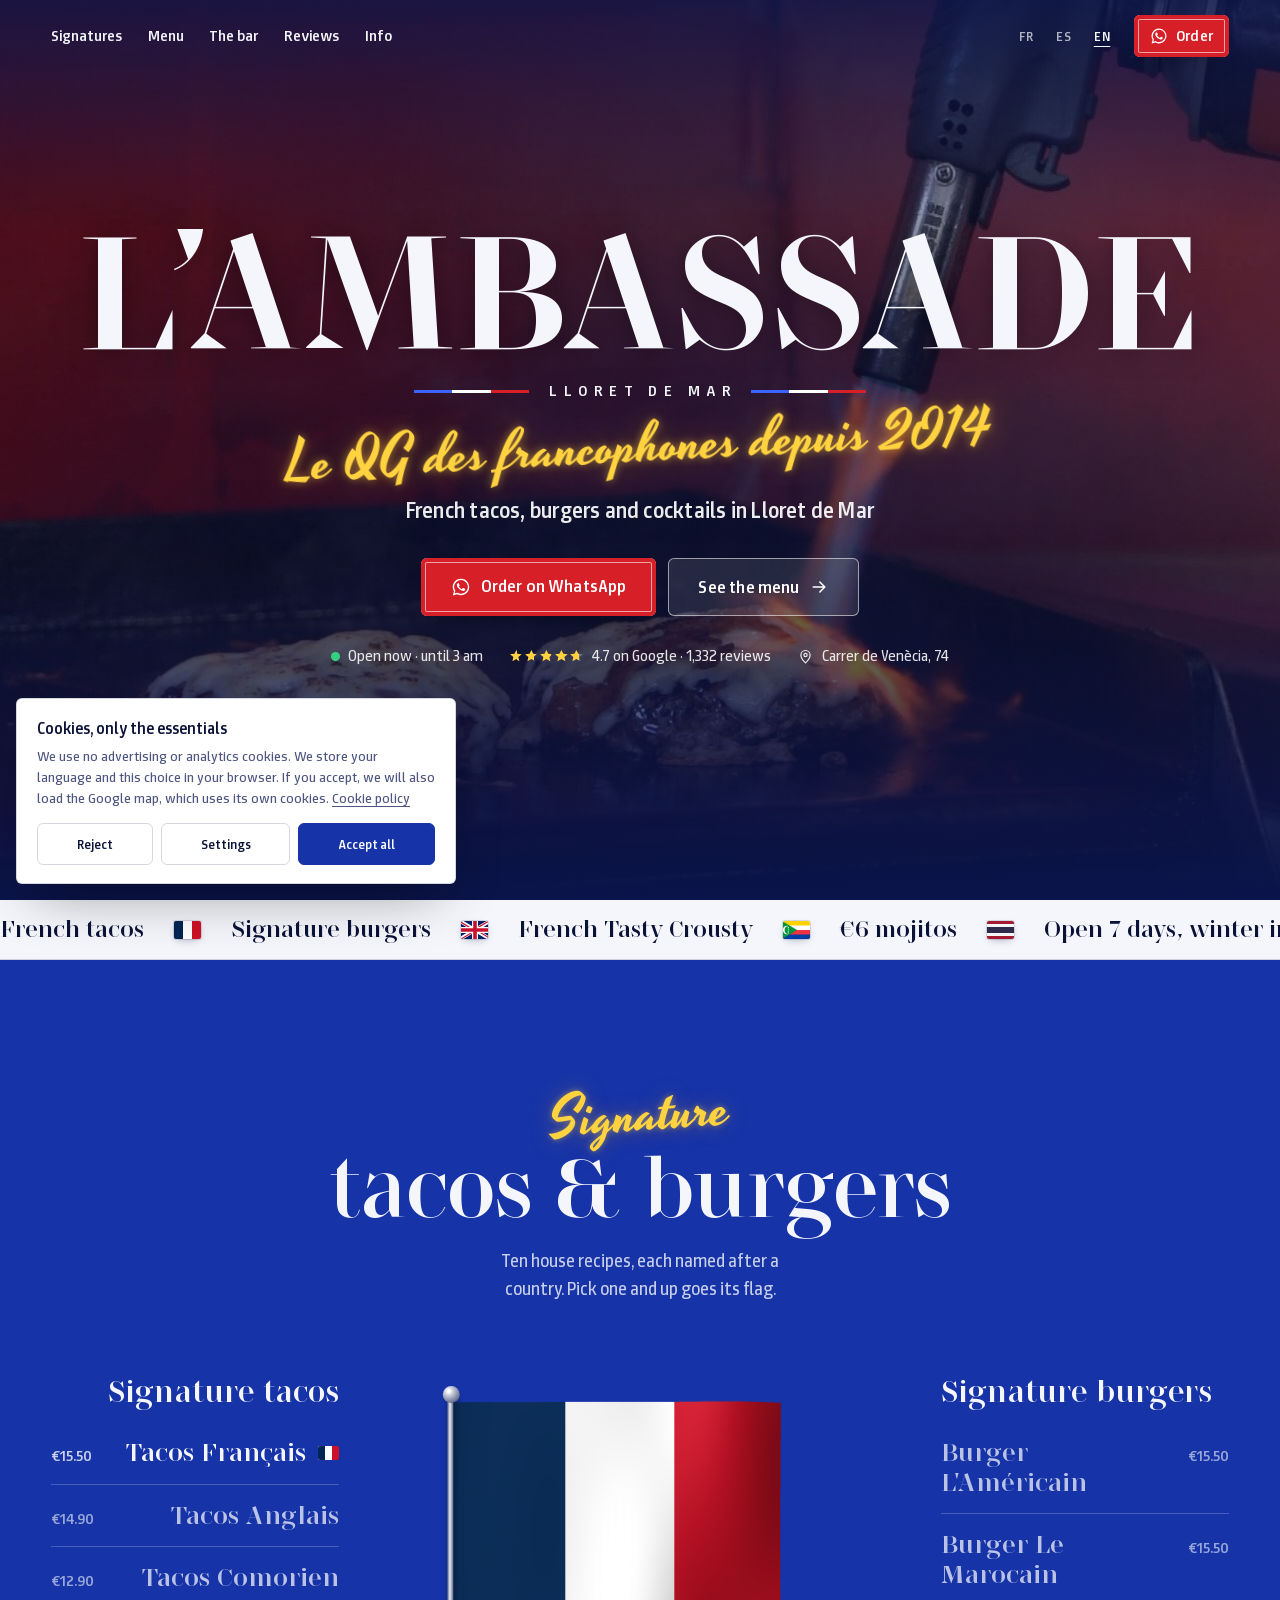
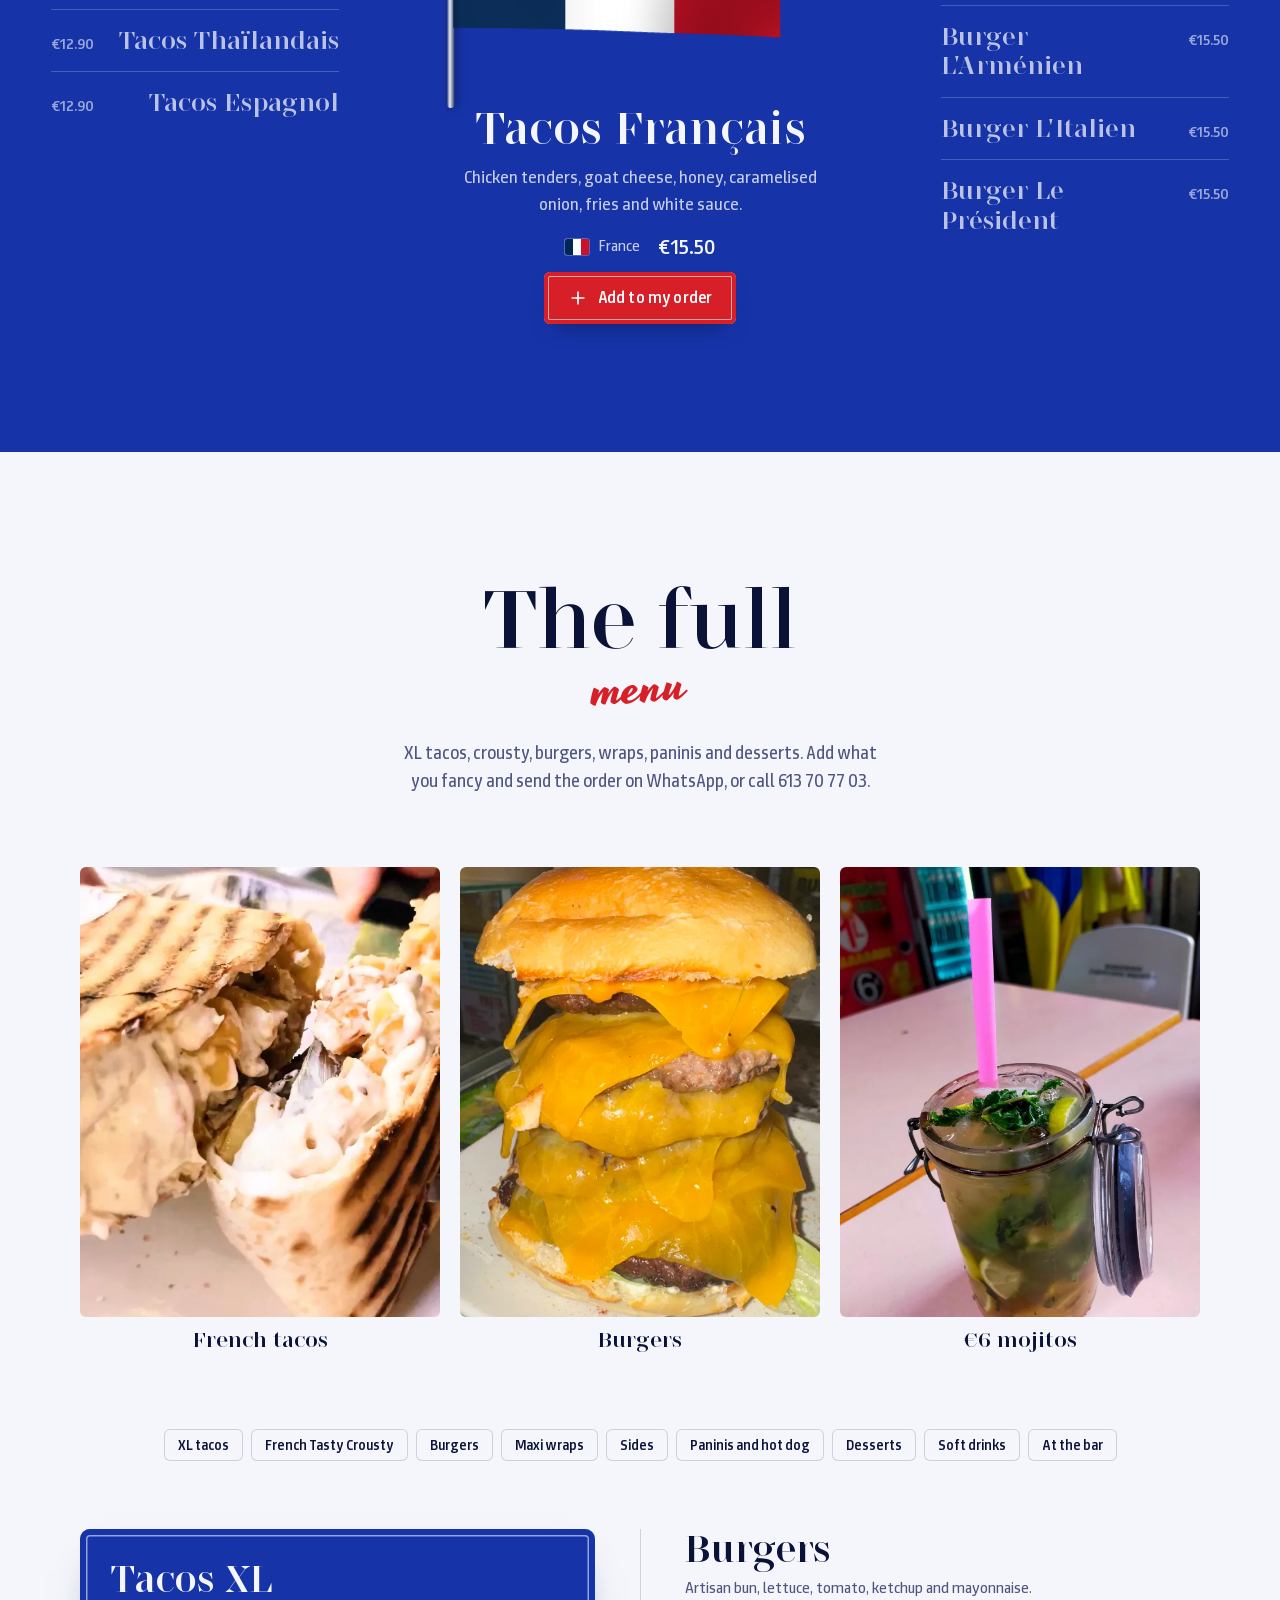
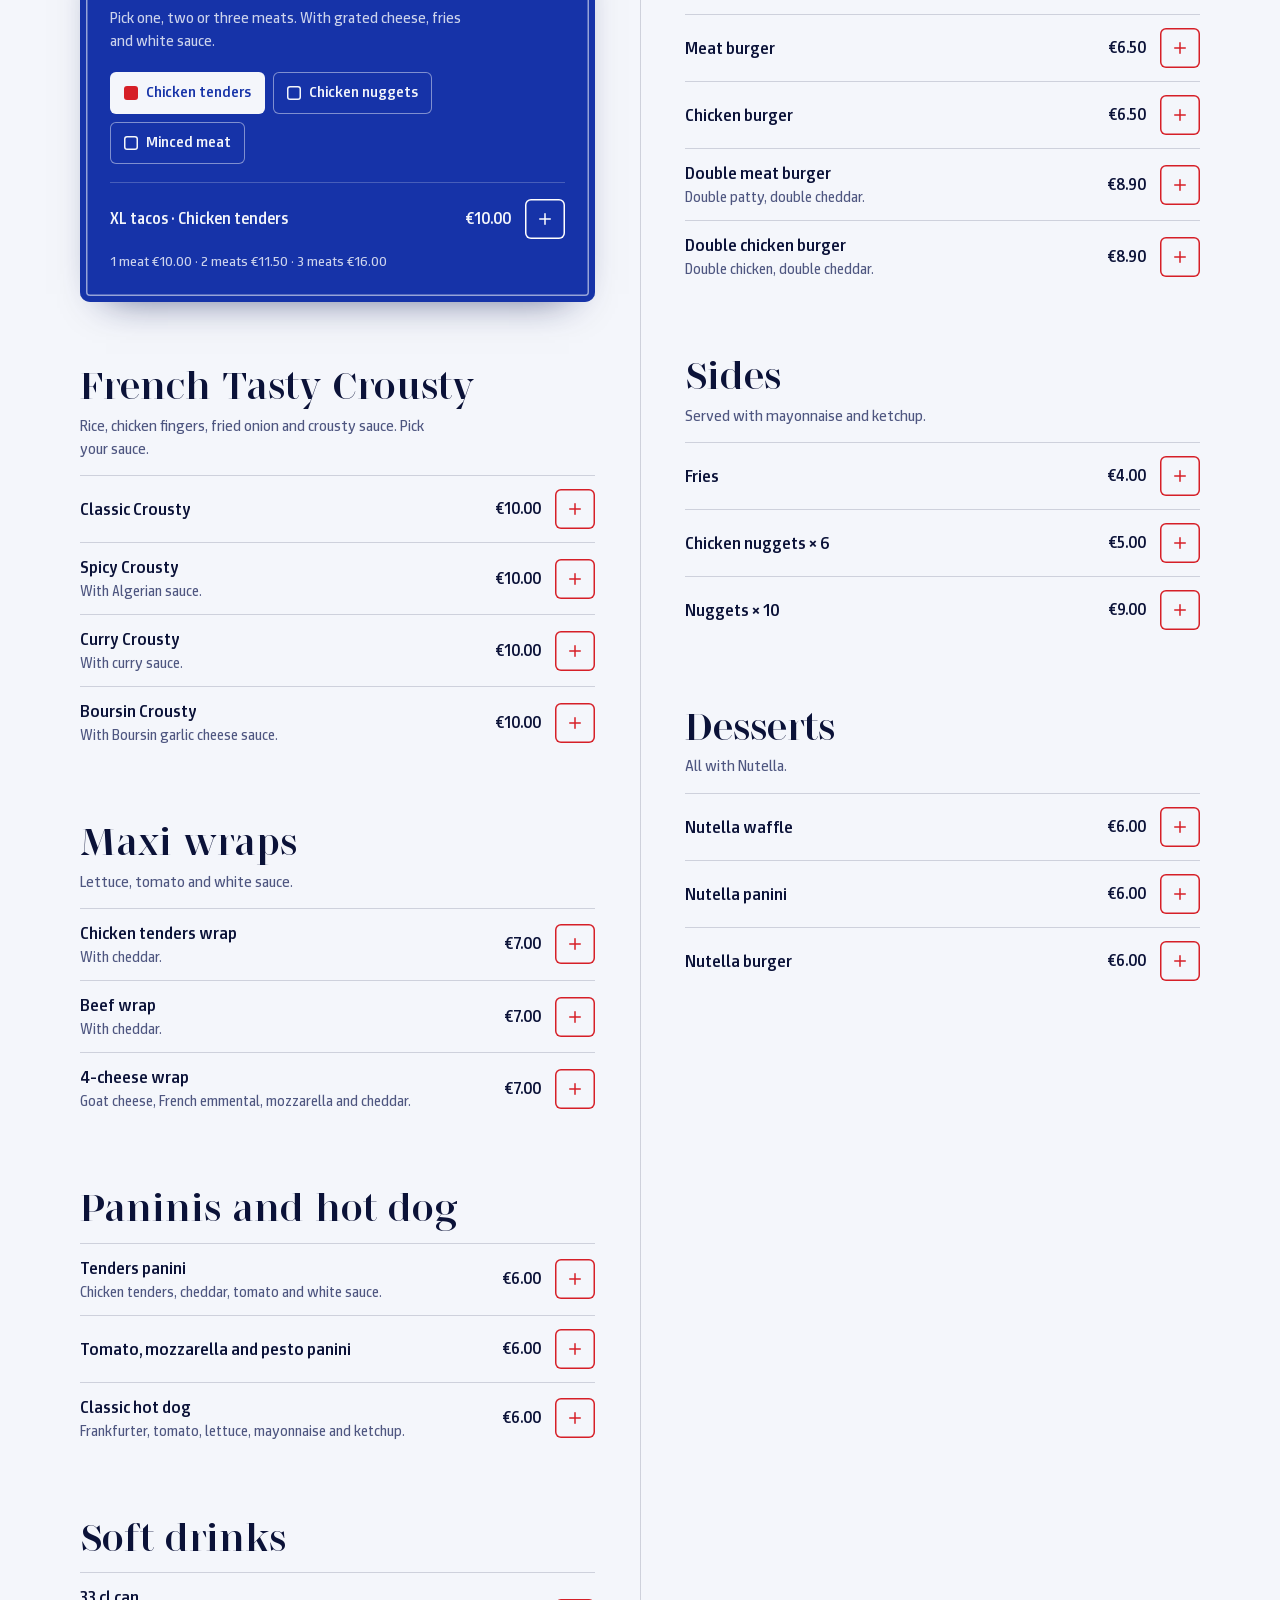
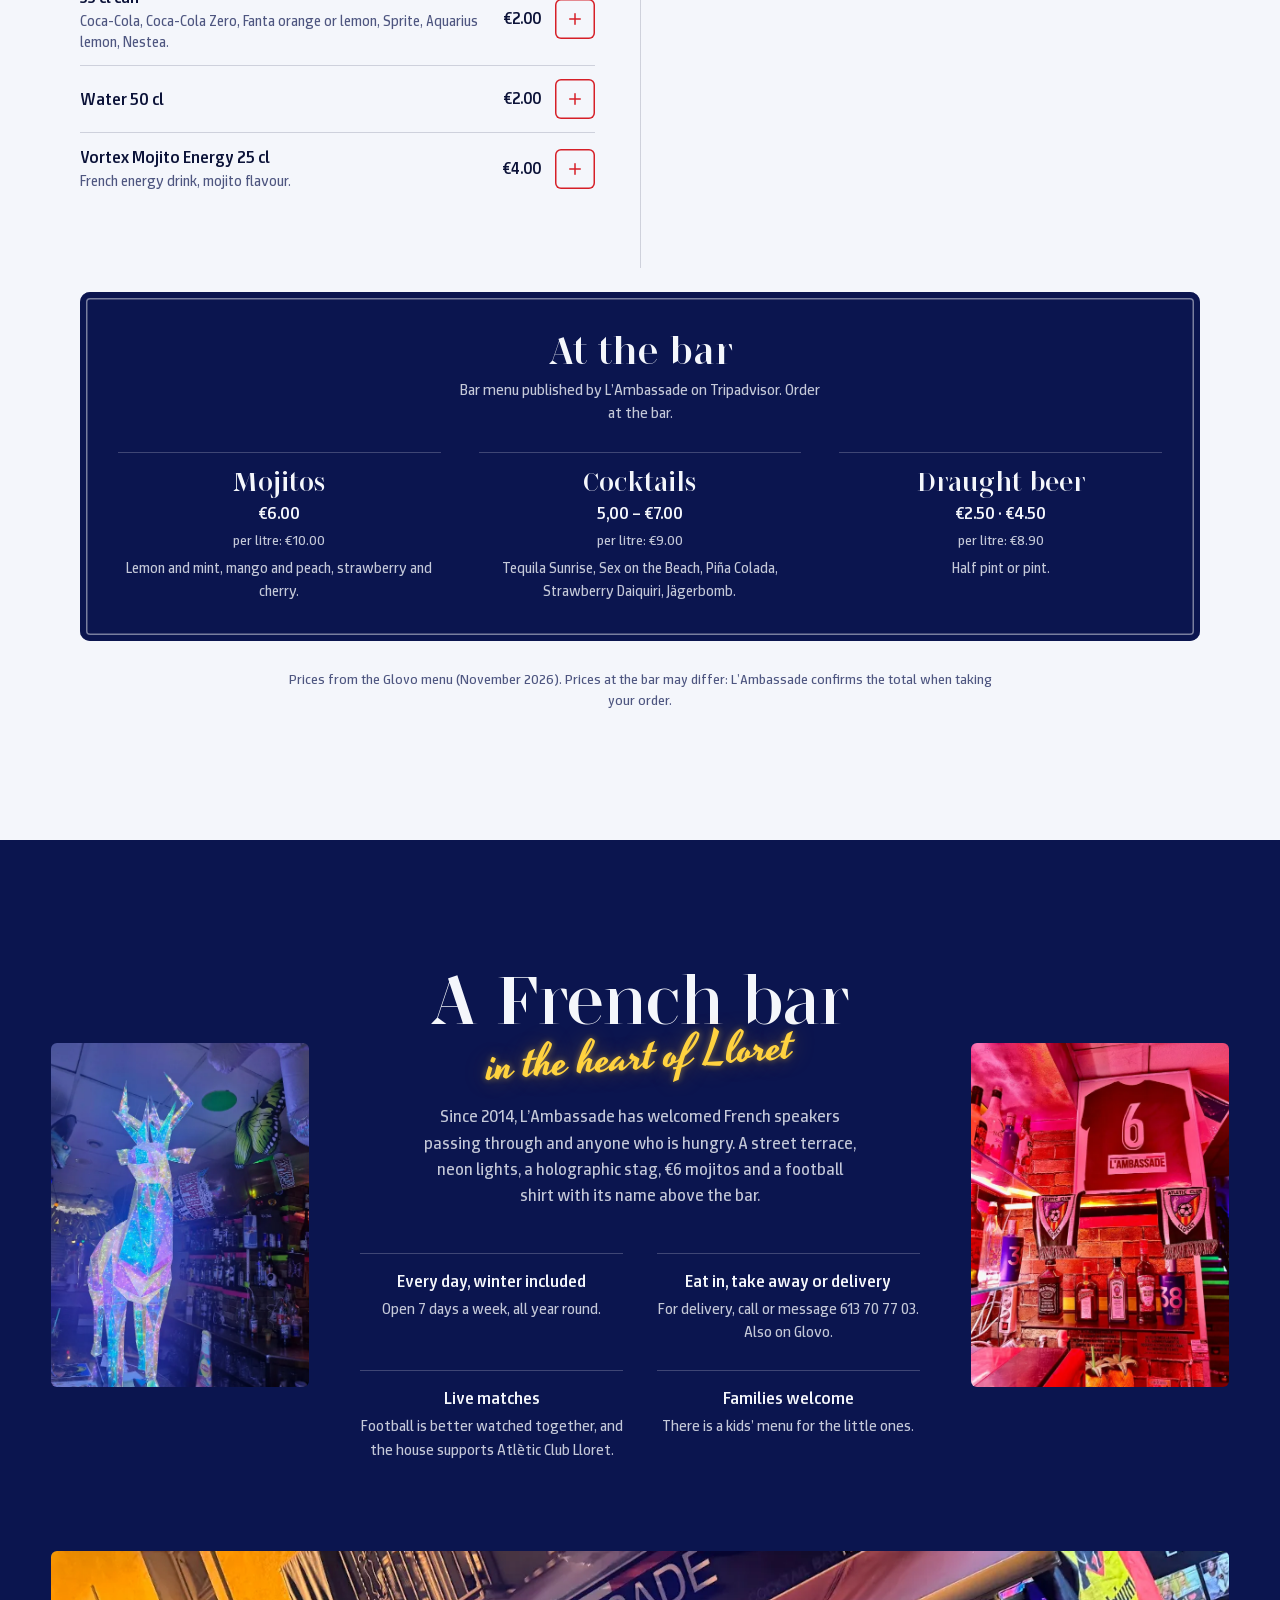
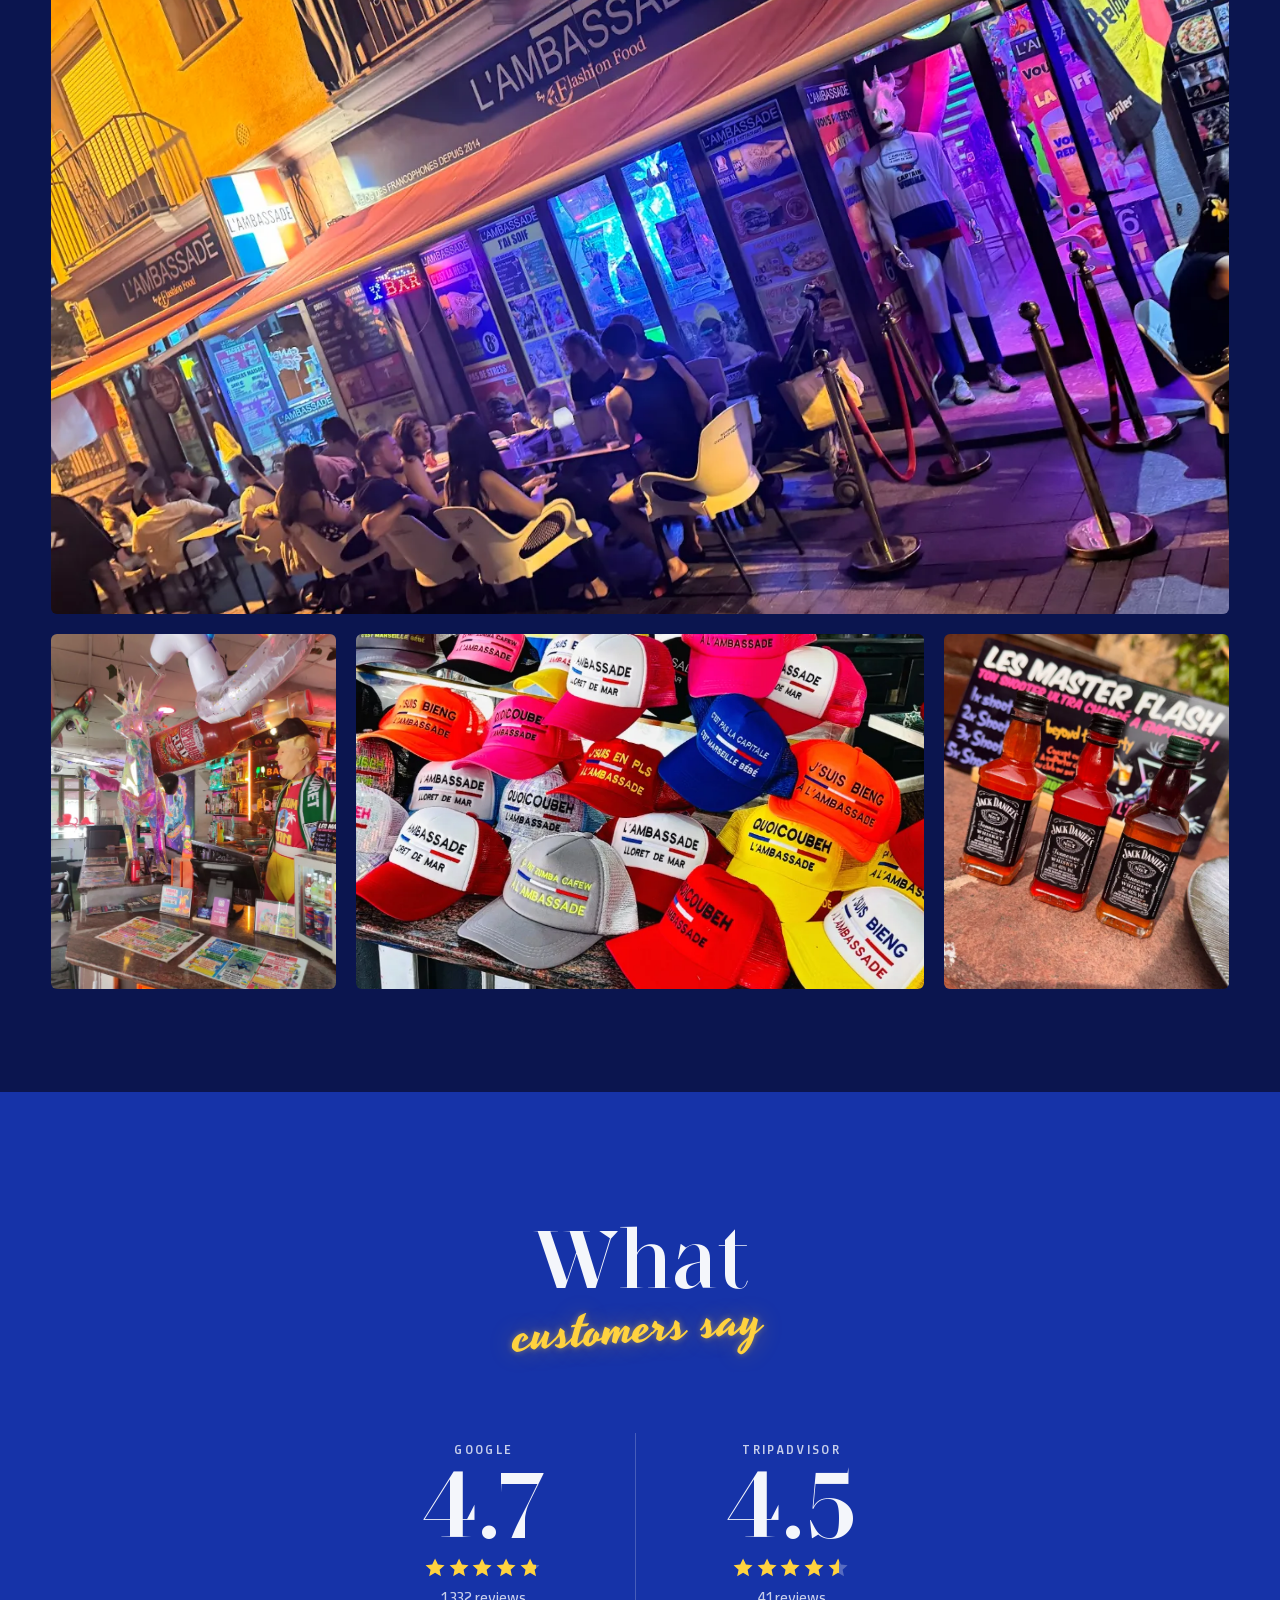
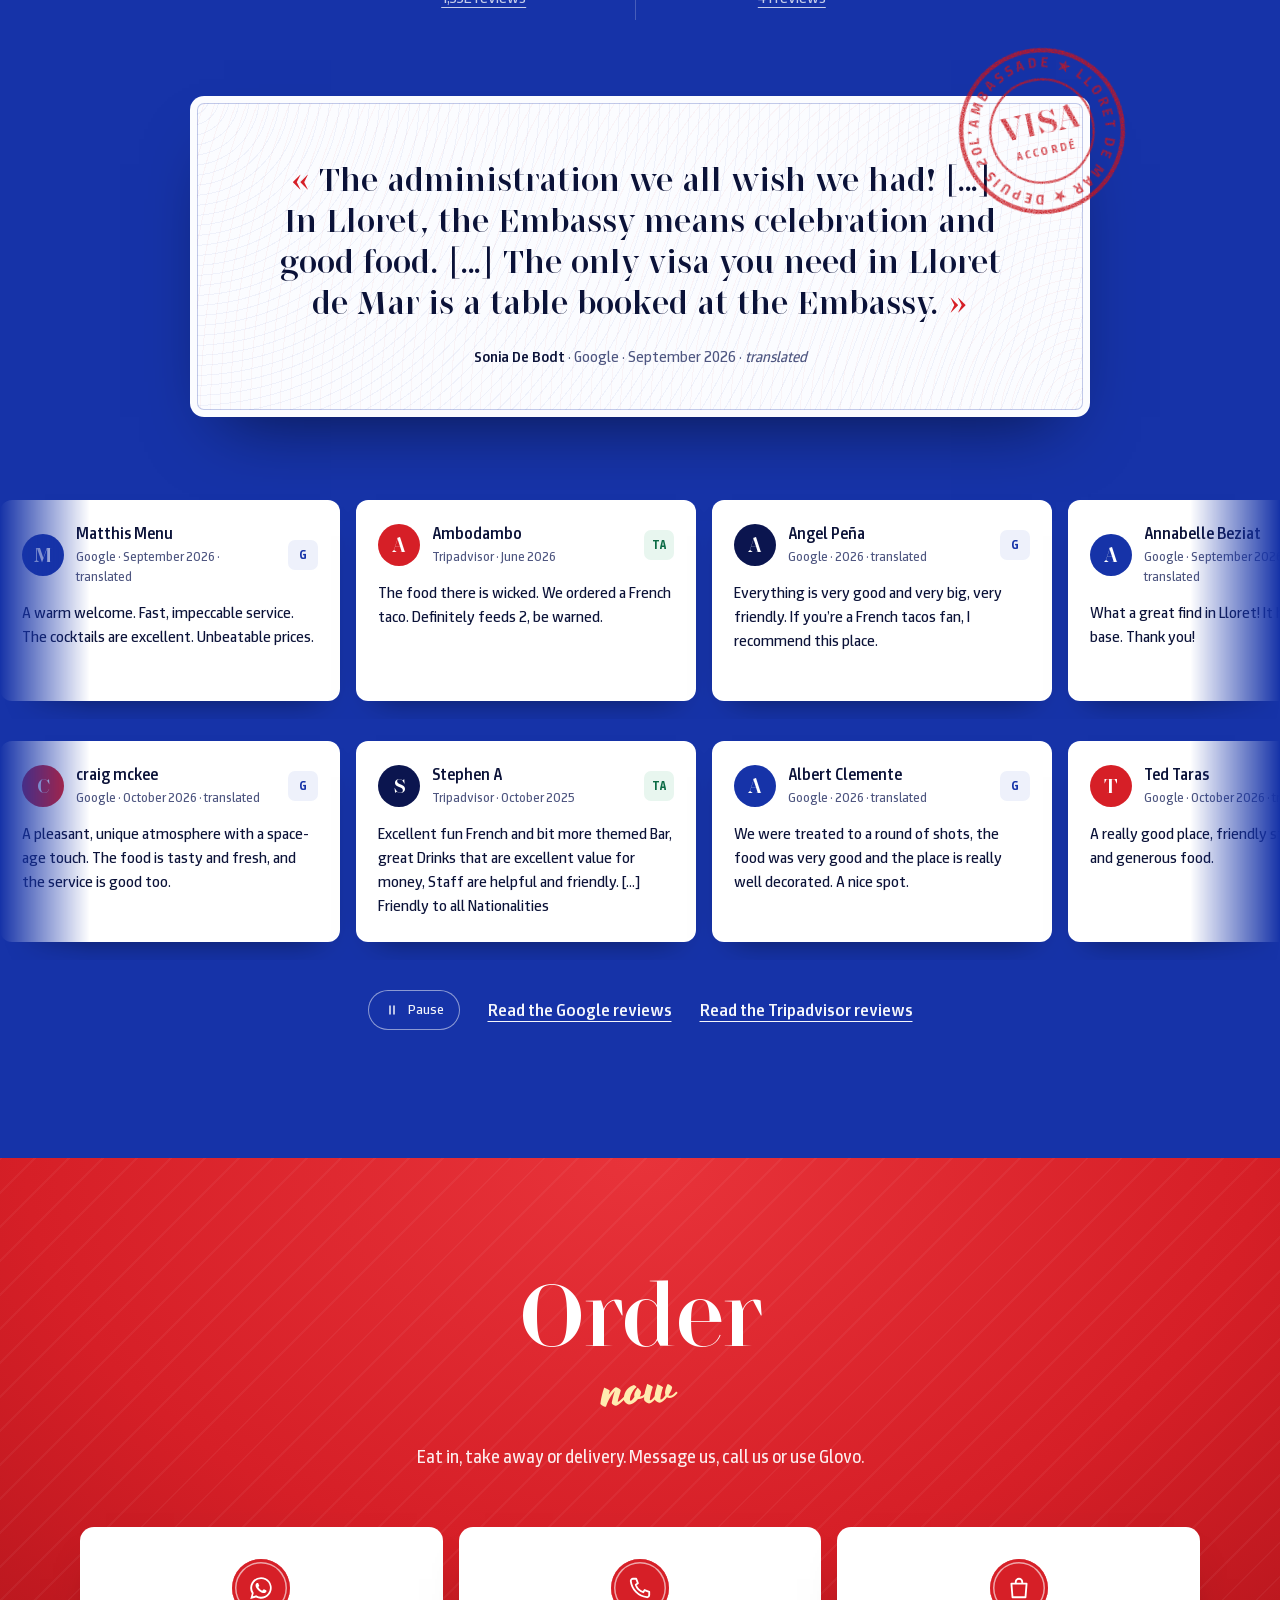
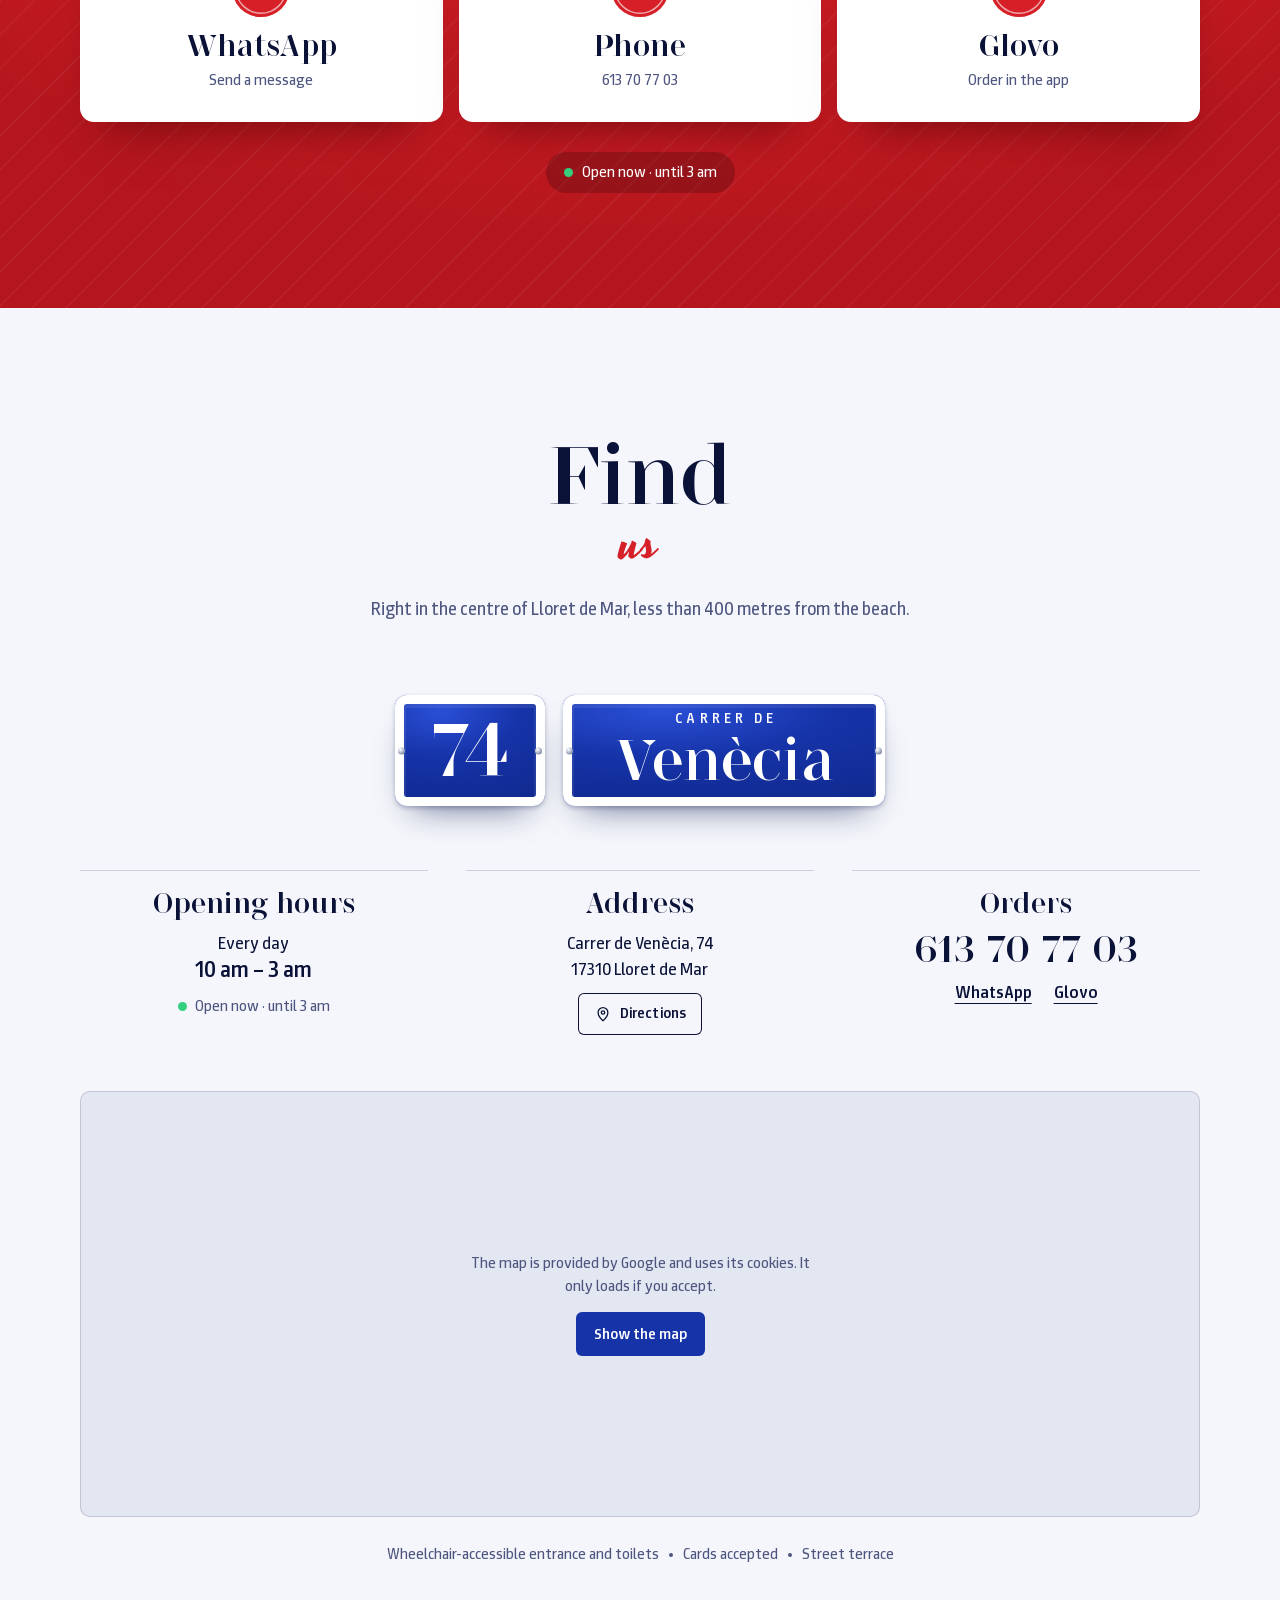
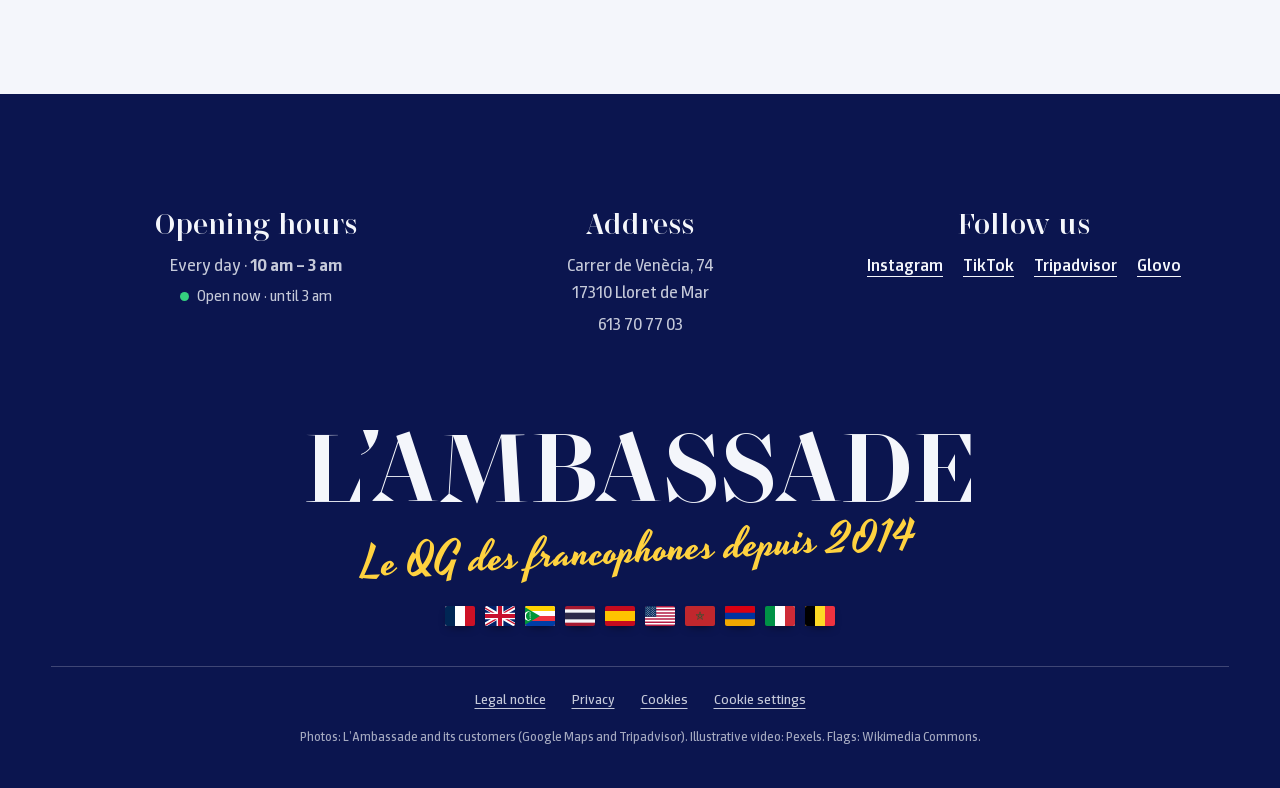
<file: index.html>
<!doctype html>
<html lang="fr">
<head>
<meta charset="utf-8">
<meta name="viewport" content="width=device-width, initial-scale=1, viewport-fit=cover">
<title>L’Ambassade · Tacos français, burgers et cocktails à Lloret de Mar</title>
<meta name="description" content="L’Ambassade, le QG des francophones à Lloret de Mar depuis 2014 : tacos français, burgers, crousty et cocktails. Sur place, à emporter ou en livraison, tous les jours de 10 h à 3 h. Carrer de Venècia, 74.">
<link rel="canonical" href="https://mariovalentinopavel.github.io/lambassade-lloret/">
<link rel="alternate" hreflang="fr" href="https://mariovalentinopavel.github.io/lambassade-lloret/?lang=fr">
<link rel="alternate" hreflang="es" href="https://mariovalentinopavel.github.io/lambassade-lloret/?lang=es">
<link rel="alternate" hreflang="en" href="https://mariovalentinopavel.github.io/lambassade-lloret/?lang=en">
<link rel="alternate" hreflang="x-default" href="https://mariovalentinopavel.github.io/lambassade-lloret/">
<meta property="og:type" content="restaurant">
<meta property="og:title" content="L’Ambassade · Lloret de Mar">
<meta property="og:description" content="Tacos français, burgers et cocktails. Le QG des francophones depuis 2014, tous les jours de 10 h à 3 h.">
<meta property="og:image" content="https://mariovalentinopavel.github.io/lambassade-lloret/assets/share.jpg">
<meta property="og:url" content="https://mariovalentinopavel.github.io/lambassade-lloret/">
<meta property="og:locale" content="fr_FR">
<meta property="og:locale:alternate" content="es_ES">
<meta property="og:locale:alternate" content="en_GB">
<meta name="twitter:card" content="summary_large_image">
<meta name="theme-color" content="#0b154f">
<link rel="icon" href="favicon.svg" type="image/svg+xml">
<link rel="apple-touch-icon" href="assets/apple-touch-icon.png">
<link rel="preload" href="assets/fonts/stardom-400-normal.woff2" as="font" type="font/woff2" crossorigin>
<link rel="preload" href="assets/fonts/expose-400-normal.woff2" as="font" type="font/woff2" crossorigin>
<link rel="preload" href="assets/fonts/yesteryear-normal-400-latin.woff2" as="font" type="font/woff2" crossorigin>
<link rel="preload" as="image" href="assets/vid/hero-1600-poster.jpg" media="(min-width: 721px)">
<link rel="preload" as="image" href="assets/vid/hero-540-poster.jpg" media="(max-width: 720px)">
<link rel="stylesheet" href="css/fonts.css?v=24">
<link rel="stylesheet" href="css/style.css?v=24">
<link rel="stylesheet" href="css/legal.css?v=24">
<script type="application/ld+json">
{
  "@context": "https://schema.org",
  "@type": "Restaurant",
  "name": "L’Ambassade",
  "alternateName": ["Flashion Food", "L’Ambassade Tacos & Burger"],
  "slogan": "Le QG des francophones depuis 2014",
  "servesCuisine": ["Tacos français", "Burgers", "Cocktails"],
  "priceRange": "€",
  "telephone": "+34 613 70 77 03",
  "address": { "@type": "PostalAddress", "streetAddress": "Carrer de Venècia, 74", "postalCode": "17310", "addressLocality": "Lloret de Mar", "addressRegion": "Girona", "addressCountry": "ES" },
  "geo": { "@type": "GeoCoordinates", "latitude": 41.7010727, "longitude": 2.8539849 },
  "openingHoursSpecification": [{ "@type": "OpeningHoursSpecification", "dayOfWeek": ["Monday","Tuesday","Wednesday","Thursday","Friday","Saturday","Sunday"], "opens": "10:00", "closes": "03:00" }],
  "url": "https://mariovalentinopavel.github.io/lambassade-lloret/",
  "image": "https://mariovalentinopavel.github.io/lambassade-lloret/assets/share.jpg",
  "sameAs": ["https://www.instagram.com/lambassadelloretdemar/", "https://www.tiktok.com/@lambassadelloret", "https://www.tripadvisor.es/Restaurant_Review-g494960-d24933319-Reviews-L_ambassade-Lloret_de_Mar_Costa_Brava_Province_of_Girona_Catalonia.html"]
}
</script>
</head>
<body>
<a class="skip" href="#main" data-i18n="skip">Aller au contenu</a>

<header class="top" data-top>
  <nav class="top-nav" aria-label="Sections" data-i18n-attr="aria-label:navL">
    <a href="#signatures" data-i18n="n1">Signatures</a>
    <a href="#carte" data-i18n="n2">La carte</a>
    <a href="#bar" data-i18n="n3">Le bar</a>
    <a href="#avis" data-i18n="n5">Avis</a>
    <a href="#infos" data-i18n="n4">Infos</a>
  </nav>
  <a class="top-mark" href="#top" aria-label="L’Ambassade, accueil" data-i18n-attr="aria-label:homeL">L’Ambassade</a>
  <div class="top-end">
    <div class="langs" role="group" aria-label="Langue" data-i18n-attr="aria-label:langL">
      <button type="button" data-lang="fr" lang="fr" aria-pressed="true">FR</button>
      <button type="button" data-lang="es" lang="es" aria-pressed="false">ES</button>
      <button type="button" data-lang="en" lang="en" aria-pressed="false">EN</button>
    </div>
    <a class="btn btn-red btn-s" href="https://wa.me/34613707703" data-wa target="_blank" rel="noopener" aria-label="Commander sur WhatsApp" data-i18n-attr="aria-label:ctaWa">
      <svg class="i" viewBox="0 0 24 24" aria-hidden="true"><use href="#i-wa"/></svg><span data-i18n="order">Commander</span>
    </a>
    <button class="top-menu" type="button" aria-expanded="false" aria-controls="mnav" data-i18n-attr="aria-label:menuL" aria-label="Menu">
      <span></span><span></span>
    </button>
  </div>
</header>

<nav class="mnav" id="mnav" aria-label="Sections" data-i18n-attr="aria-label:navL" hidden>
  <a href="#signatures" data-i18n="n1">Signatures</a>
  <a href="#carte" data-i18n="n2">La carte</a>
  <a href="#bar" data-i18n="n3">Le bar</a>
  <a href="#avis" data-i18n="n5">Avis</a>
  <a href="#infos" data-i18n="n4">Infos</a>
  <div class="langs langs-m" role="group" aria-label="Langue" data-i18n-attr="aria-label:langL">
    <button type="button" data-lang="fr" lang="fr" aria-pressed="true">Français</button>
    <button type="button" data-lang="es" lang="es" aria-pressed="false">Español</button>
    <button type="button" data-lang="en" lang="en" aria-pressed="false">English</button>
  </div>
  <div class="mnav-end">
    <a class="btn btn-red" href="https://wa.me/34613707703" data-wa target="_blank" rel="noopener"><svg class="i" viewBox="0 0 24 24" aria-hidden="true"><use href="#i-wa"/></svg><span data-i18n="ctaWa">Commander sur WhatsApp</span></a>
    <a class="btn btn-line" href="tel:+34613707703"><svg class="i" viewBox="0 0 24 24" aria-hidden="true"><use href="#i-tel"/></svg>613 70 77 03</a>
  </div>
</nav>

<main id="main">

  <!-- Portada: vídeo de ambiente (imágenes de archivo de Pexels) y la marca a todo lo ancho -->
  <section class="hero" id="top" aria-labelledby="hero-h">
    <div class="hero-media" aria-hidden="true">
      <video class="hero-vid" autoplay muted loop playsinline preload="auto" poster="assets/vid/hero-1600-poster.jpg" data-poster-m="assets/vid/hero-540-poster.jpg">
        <source src="assets/vid/hero-540.mp4" type="video/mp4" media="(max-width: 720px)">
        <source src="assets/vid/hero-1600.mp4" type="video/mp4">
      </video>
    </div>
    <div class="hero-in">
      <h1 class="hero-h" id="hero-h">
        <span class="wm">L’Ambassade</span>
        <span class="logo-line" aria-hidden="true"><i class="tri"><b></b><b></b><b></b></i><span>Lloret de Mar</span><i class="tri"><b></b><b></b><b></b></i></span>
        <span class="motto" lang="fr">Le QG des francophones <span class="nw">depuis 2014</span></span>
        <span class="hero-sub" data-i18n="h1">Tacos français, burgers et cocktails à Lloret de Mar</span>
      </h1>
      <div class="hero-cta">
        <a class="btn btn-red btn-l" href="https://wa.me/34613707703" data-wa target="_blank" rel="noopener"><svg class="i" viewBox="0 0 24 24" aria-hidden="true"><use href="#i-wa"/></svg><span data-i18n="ctaWa">Commander sur WhatsApp</span></a>
        <a class="btn btn-glass btn-l" href="#carte"><span data-i18n="ctaMenu">Voir la carte</span><svg class="i" viewBox="0 0 24 24" aria-hidden="true"><use href="#i-arrow"/></svg></a>
      </div>
      <ul class="hero-facts">
        <li><span class="dot" data-dot></span><span data-status>Tous les jours, 10 h – 3 h</span></li>
        <li><span class="stars-s" aria-hidden="true"></span><span data-i18n="hRate">4,7 sur Google · 1 332 avis</span></li>
        <li><svg class="i" viewBox="0 0 24 24" aria-hidden="true"><use href="#i-pin"/></svg>Carrer de Venècia, 74</li>
      </ul>
    </div>
  </section>

  <!-- Cinta con los platos y las banderas de las recetas -->
  <div class="ticker" aria-hidden="true"><div class="ticker-track" data-ticker></div></div>

  <!-- Tacos y burgers de autor: cada receta es una nación y su bandera sube al mástil central -->
  <section class="sig" id="signatures" aria-labelledby="sig-h">
    <header class="sec-h">
      <h2 id="sig-h" data-i18n="sigH">Tacos &amp; burgers <em class="sc">signature</em></h2>
      <p data-i18n="sigP">Dix recettes maison, chacune au nom d’un pays. Choisissez-en une et son drapeau se lève.</p>
    </header>
    <div class="sig-grid">
      <div class="sig-col sig-l">
        <h3 class="sig-ct" data-i18n="sigT">Tacos signature</h3>
        <ul class="sig-list" data-list="tacos"></ul>
      </div>
      <div class="sig-c">
        <div class="sig-mast">
          <span class="pole"></span>
          <canvas class="flag" id="sig-flag" role="img" aria-label="Drapeau de la France"></canvas>
        </div>
        <div class="sig-card" aria-live="polite">
          <h3 class="sig-name" data-sig-name>Tacos Français</h3>
          <p class="sig-desc" data-sig-desc>Tenders de poulet, chèvre, miel, oignons caramélisés, frites et sauce blanche.</p>
          <div class="sig-buy">
            <p class="sig-meta"><img class="sig-mini" data-sig-mini src="assets/flags/fr.svg" alt="" width="24" height="16"><span data-sig-country>France</span><span class="sig-price" data-sig-price>15,50 €</span></p>
            <button class="btn btn-red" type="button" data-sig-add aria-label="Ajouter à ma commande" data-i18n-attr="aria-label:add"><svg class="i" viewBox="0 0 24 24" aria-hidden="true"><use href="#i-plus"/></svg><span data-i18n="add">Ajouter à ma commande</span></button>
          </div>
        </div>
      </div>
      <div class="sig-col sig-r">
        <h3 class="sig-ct" data-i18n="sigB">Burgers signature</h3>
        <ul class="sig-list" data-list="burgers"></ul>
      </div>
    </div>
  </section>

  <!-- La carta completa -->
  <section class="carte" id="carte" aria-labelledby="carte-h">
    <header class="sec-h">
      <h2 id="carte-h" data-i18n="carteH">La carte <em class="sc">complète</em></h2>
      <p data-i18n="carteP">Tacos XL, crousty, burgers, wraps, paninis et desserts. Ajoutez ce qui vous fait envie et envoyez la commande par WhatsApp, ou appelez le <span class="nw">613 70 77 03</span>.</p>
    </header>
    <div class="carte-photos">
      <figure><img src="assets/img/tacos-640.webp" srcset="assets/img/tacos-640.webp 640w, assets/img/tacos-1000.webp 1000w" sizes="(min-width: 900px) 30vw, 90vw" alt="Un tacos français grillé, coupé en deux : frites, poulet et sauce fromagère." data-i18n-attr="alt:a_tacos" width="640" height="800" loading="lazy"><figcaption data-i18n="capT">Tacos français</figcaption></figure>
      <figure><img src="assets/img/burger-640.webp" srcset="assets/img/burger-640.webp 640w, assets/img/burger-1000.webp 1000w" sizes="(min-width: 900px) 30vw, 90vw" alt="Un burger à trois étages de viande et cheddar fondu, pain doré." data-i18n-attr="alt:a_burger" width="640" height="800" loading="lazy"><figcaption data-i18n="capB">Burgers</figcaption></figure>
      <figure><img src="assets/img/mojito-640.webp" srcset="assets/img/mojito-640.webp 640w, assets/img/mojito-1000.webp 1000w" sizes="(min-width: 900px) 30vw, 90vw" alt="Un mojito servi dans un bocal en verre avec une paille rose." data-i18n-attr="alt:a_mojito" width="640" height="800" loading="lazy"><figcaption data-i18n="capM">Mojitos à 6 €</figcaption></figure>
    </div>
    <nav class="carte-nav" aria-label="Catégories" data-i18n-attr="aria-label:catL"></nav>
    <div class="carte-cols">
      <div class="carte-col" data-col="l">
        <article class="cat cat-xl" id="cat-xl" aria-labelledby="xl-h">
          <h3 id="xl-h">Tacos XL</h3>
          <p class="cat-n" data-i18n="xlP">Choisissez une, deux ou trois viandes. Avec fromage râpé, frites et sauce blanche.</p>
          <div class="xl-meats" role="group" aria-label="Viandes" data-i18n-attr="aria-label:meatsL"></div>
          <div class="xl-foot">
            <p class="xl-sum" data-xl-sum aria-live="polite"></p>
            <span class="it-p" data-xl-price></span>
            <button class="it-add" type="button" data-xl-add><svg viewBox="0 0 24 24" aria-hidden="true"><use href="#i-plus"/></svg></button>
          </div>
          <p class="xl-scale" data-xl-scale></p>
        </article>
      </div>
      <div class="carte-col" data-col="r"></div>
    </div>
    <article class="cat cat-bar" id="cat-bar" aria-labelledby="bar-h">
      <h3 id="bar-h" data-i18n="barH">Au bar</h3>
      <p class="cat-n" data-i18n="barP">Carte du bar publiée par L’Ambassade sur Tripadvisor. À commander sur place.</p>
      <ul class="bar-list" data-bar></ul>
    </article>
    <p class="carte-note" data-i18n="carteNote">Prix de la carte Glovo (novembre 2026). Sur place, les prix peuvent varier : L’Ambassade vous confirme le total en prenant la commande.</p>
  </section>

  <!-- El local -->
  <section class="qg" id="bar" aria-labelledby="qg-h">
    <div class="qg-grid">
      <figure class="qg-ph qg-l"><img data-par="40" src="assets/img/cerf-640.webp" srcset="assets/img/cerf-640.webp 640w, assets/img/cerf-1000.webp 1000w" sizes="(min-width: 900px) 26vw, 46vw" alt="Le cerf holographique lumineux devant le bar, sous les néons." data-i18n-attr="alt:a_cerf" width="640" height="853" loading="lazy"></figure>
      <div class="qg-c">
        <h2 id="qg-h" data-i18n="qgH">Un bar français <em class="sc">en plein Lloret</em></h2>
        <p class="qg-p" data-i18n="qgP">Depuis 2014, L’Ambassade accueille les francophones de passage et tous ceux qui ont faim. Terrasse dans la rue, néons, cerf holographique, mojitos à 6 € et un maillot de foot à son nom au-dessus du bar.</p>
        <ul class="qg-facts">
          <li><h3 data-i18n="f1">Tous les jours, même l’hiver</h3><p data-i18n="f1p">Ouvert 7 jours sur 7, toute l’année.</p></li>
          <li><h3 data-i18n="f2">Sur place, à emporter, livré</h3><p data-i18n="f2p">Pour la livraison, appelez ou écrivez au <span class="nw">613 70 77 03</span>. Aussi sur Glovo.</p></li>
          <li><h3 data-i18n="f3">Matchs en direct</h3><p data-i18n="f3p">On regarde le foot ensemble, et la maison soutient l’Atlètic Club Lloret.</p></li>
          <li><h3 data-i18n="f4">En famille aussi</h3><p data-i18n="f4p">Il y a un menu enfant pour les plus petits.</p></li>
        </ul>
      </div>
      <figure class="qg-ph qg-r"><img data-par="40" src="assets/img/maillot-640.webp" srcset="assets/img/maillot-640.webp 640w, assets/img/maillot-1000.webp 1000w" sizes="(min-width: 900px) 26vw, 46vw" alt="Le maillot numéro 6 de L’Ambassade encadré au-dessus du bar, entre deux écharpes de l’Atlètic Club Lloret." data-i18n-attr="alt:a_maillot" width="640" height="853" loading="lazy"></figure>
    </div>
    <figure class="qg-wide">
      <img data-par="60" src="assets/img/facade-nuit-2-960.webp" srcset="assets/img/facade-nuit-2-960.webp 960w, assets/img/facade-nuit-2-1600.webp 1600w" sizes="100vw" alt="La terrasse de L’Ambassade un soir d’été : clients attablés, enseigne, drapeaux français et belge." data-i18n-attr="alt:a_facade" width="1600" height="900" loading="lazy">
    </figure>
    <div class="qg-trio">
      <figure><img src="assets/img/bar-640.webp" srcset="assets/img/bar-640.webp 640w, assets/img/bar-1000.webp 1000w" sizes="(min-width: 900px) 24vw, 46vw" alt="Le comptoir sous les gonflables et les néons." data-i18n-attr="alt:a_bar" width="640" height="855" loading="lazy"></figure>
      <figure class="qg-mid"><img src="assets/img/casquettes-960.webp" srcset="assets/img/casquettes-960.webp 960w, assets/img/casquettes-1600.webp 1600w" sizes="(min-width: 900px) 46vw, 100vw" alt="Une pile de casquettes de toutes les couleurs brodées « L’Ambassade Lloret de Mar »." data-i18n-attr="alt:a_caps" width="1600" height="900" loading="lazy"></figure>
      <figure><img src="assets/img/master-flash-640.webp" srcset="assets/img/master-flash-640.webp 640w, assets/img/master-flash-1000.webp 1000w" sizes="(min-width: 900px) 24vw, 46vw" alt="Trois mignonnettes de whisky devant l’ardoise « Les Master Flash »." data-i18n-attr="alt:a_shots" width="640" height="800" loading="lazy"></figure>
    </div>
  </section>

  <!-- Opiniones: notas, una reseña destacada «sellada» como un visado y dos filas que se deslizan -->
  <section class="avis" id="avis" aria-labelledby="avis-h">
    <header class="sec-h">
      <h2 id="avis-h" data-i18n="avisH">Ce qu’en disent <em class="sc">les clients</em></h2>
    </header>
    <div class="scores">
      <a class="score" href="https://maps.google.com/?cid=8146224621616299394" target="_blank" rel="noopener" aria-label="4,7 sur 5 sur Google, 1 332 avis" data-i18n-attr="aria-label:gAria">
        <span class="score-src">Google</span>
        <span class="score-n" data-n="4.7">4,7</span>
        <span class="stars" style="--v: 4.7" aria-hidden="true"></span>
        <span class="score-c" data-i18n="gCount">1 332 avis</span>
      </a>
      <span class="scores-sep" aria-hidden="true"></span>
      <a class="score" href="https://www.tripadvisor.es/Restaurant_Review-g494960-d24933319-Reviews-L_ambassade-Lloret_de_Mar_Costa_Brava_Province_of_Girona_Catalonia.html" target="_blank" rel="noopener" aria-label="4,5 sur 5 sur Tripadvisor, 41 avis" data-i18n-attr="aria-label:tAria">
        <span class="score-src">Tripadvisor</span>
        <span class="score-n" data-n="4.5">4,5</span>
        <span class="stars" style="--v: 4.5" aria-hidden="true"></span>
        <span class="score-c" data-i18n="tCount">41 avis</span>
      </a>
    </div>
    <figure class="feat">
      <svg class="stamp" viewBox="0 0 200 200" aria-hidden="true">
        <defs>
          <path id="st-c" d="M100 100 m-74 0 a74 74 0 1 1 148 0 a74 74 0 1 1 -148 0"/>
          <filter id="st-ink"><feTurbulence type="fractalNoise" baseFrequency=".9" numOctaves="2" seed="4"/><feColorMatrix values="0 0 0 0 0  0 0 0 0 0  0 0 0 0 0  0 0 0 -1.1 1.3"/><feComposite in="SourceGraphic" operator="in"/></filter>
        </defs>
        <g filter="url(#st-ink)" fill="none" stroke="currentColor">
          <circle cx="100" cy="100" r="94" stroke-width="5"/>
          <circle cx="100" cy="100" r="60" stroke-width="2.5"/>
          <text font-family="Expose, sans-serif" font-weight="700" font-size="16.5" letter-spacing="3.2" fill="currentColor" stroke="none"><textPath href="#st-c">L’AMBASSADE ★ LLORET DE MAR ★ DEPUIS 2014 ★</textPath></text>
          <text x="100" y="104" text-anchor="middle" font-family="Stardom, serif" font-size="40" fill="currentColor" stroke="none">VISA</text>
          <text x="100" y="128" text-anchor="middle" font-family="Expose, sans-serif" font-weight="700" font-size="13" letter-spacing="2.5" fill="currentColor" stroke="none">ACCORDÉ</text>
        </g>
      </svg>
      <blockquote><p data-feat-q></p></blockquote>
      <figcaption data-feat-c></figcaption>
    </figure>
    <div class="rv-rows" data-reviews></div>
    <div class="avis-foot">
      <button class="rv-ctl" type="button" data-rv aria-pressed="false"><svg class="i ic-pause" viewBox="0 0 24 24" aria-hidden="true"><use href="#i-pause"/></svg><svg class="i ic-play" viewBox="0 0 24 24" aria-hidden="true"><use href="#i-play"/></svg><span data-i18n="rvPause">Mettre en pause</span></button>
      <a href="https://maps.google.com/?cid=8146224621616299394" target="_blank" rel="noopener" data-i18n="avisG">Lire les avis Google</a>
      <a href="https://www.tripadvisor.es/Restaurant_Review-g494960-d24933319-Reviews-L_ambassade-Lloret_de_Mar_Costa_Brava_Province_of_Girona_Catalonia.html" target="_blank" rel="noopener" data-i18n="avisT">Lire les avis Tripadvisor</a>
    </div>
  </section>

  <!-- Pedir: las tres vías reales -->
  <section class="cta" id="commander" aria-labelledby="cta-h">
    <div class="cta-in">
      <h2 id="cta-h" data-i18n="ctaH">Commandez <em class="sc">maintenant</em></h2>
      <p class="cta-p" data-i18n="ctaP">Sur place, à emporter ou en livraison. Écrivez, appelez ou passez par Glovo.</p>
      <div class="cta-acts">
        <a class="cta-card" href="https://wa.me/34613707703" data-wa target="_blank" rel="noopener">
          <span class="cta-ic"><svg viewBox="0 0 24 24" aria-hidden="true"><use href="#i-wa"/></svg></span>
          <span class="cta-t">WhatsApp</span>
          <span class="cta-s" data-i18n="ctaWaS">Envoyer un message</span>
        </a>
        <a class="cta-card" href="tel:+34613707703">
          <span class="cta-ic"><svg viewBox="0 0 24 24" aria-hidden="true"><use href="#i-tel"/></svg></span>
          <span class="cta-t" data-i18n="ctaTelT">Téléphone</span>
          <span class="cta-s">613 70 77 03</span>
        </a>
        <a class="cta-card" href="https://glovoapp.com/es/es/lloret-de-mar/stores/lambassade-tacos-burger-lloret-de-mar" target="_blank" rel="noopener">
          <span class="cta-ic"><svg viewBox="0 0 24 24" aria-hidden="true"><use href="#i-bag"/></svg></span>
          <span class="cta-t">Glovo</span>
          <span class="cta-s" data-i18n="ctaGlS">Commander dans l’appli</span>
        </a>
      </div>
      <p class="cta-status"><span class="dot" data-dot></span><span data-status></span></p>
    </div>
  </section>

  <!-- Información práctica -->
  <section class="infos" id="infos" aria-labelledby="infos-h">
    <header class="sec-h">
      <h2 id="infos-h" data-i18n="infosH">Venir à <em class="sc">L’Ambassade</em></h2>
      <p data-i18n="infosP">En plein centre de Lloret de Mar, à moins de 400 mètres de la plage.</p>
    </header>
    <div class="plaques" aria-hidden="true">
      <span class="plaque plaque-n">74<i class="shine"></i></span>
      <span class="plaque plaque-rue"><small>Carrer de</small>Venècia<i class="shine"></i></span>
    </div>
    <div class="infos-grid">
      <div class="info">
        <h3 data-i18n="hH">Horaires</h3>
        <p><span data-i18n="hD">Tous les jours</span><br><b class="hours" data-hours>10 h – 3 h</b></p>
        <p class="status"><span class="dot" data-dot></span><span data-status></span></p>
      </div>
      <div class="info info-c">
        <h3 data-i18n="aH">Adresse</h3>
        <p>Carrer de Venècia, 74<br>17310 Lloret de Mar</p>
        <a class="btn btn-line btn-s" href="https://www.google.com/maps/dir/?api=1&amp;destination=41.7010727,2.8539849" target="_blank" rel="noopener"><svg class="i" viewBox="0 0 24 24" aria-hidden="true"><use href="#i-pin"/></svg><span data-i18n="dir">Itinéraire</span></a>
      </div>
      <div class="info">
        <h3 data-i18n="cH">Commander</h3>
        <p><a class="big-tel" href="tel:+34613707703">613 70 77 03</a></p>
        <p class="info-links"><a href="https://wa.me/34613707703" data-wa target="_blank" rel="noopener">WhatsApp</a><a href="https://glovoapp.com/es/es/lloret-de-mar/stores/lambassade-tacos-burger-lloret-de-mar" target="_blank" rel="noopener">Glovo</a></p>
      </div>
    </div>
    <div class="map-box">
      <div class="cc-map" data-src="https://www.google.com/maps?q=41.7010727,2.8539849&amp;z=17&amp;output=embed" data-title="Plan : L’Ambassade, Carrer de Venècia 74, Lloret de Mar"></div>
    </div>
    <ul class="infos-more">
      <li data-i18n="m1">Entrée et toilettes accessibles en fauteuil roulant</li>
      <li data-i18n="m2">Cartes bancaires acceptées</li>
      <li data-i18n="m3">Terrasse dans la rue</li>
    </ul>
  </section>
</main>

<footer class="foot">
  <div class="foot-cols">
    <div class="foot-col">
      <h2 data-i18n="hH">Horaires</h2>
      <p><span data-i18n="hD">Tous les jours</span> · <b data-hours>10 h – 3 h</b></p>
      <p class="foot-st"><span class="dot" data-dot></span><span data-status></span></p>
    </div>
    <div class="foot-col">
      <h2 data-i18n="aH">Adresse</h2>
      <p>Carrer de Venècia, 74<br>17310 Lloret de Mar</p>
      <p><a href="tel:+34613707703">613 70 77 03</a></p>
    </div>
    <div class="foot-col">
      <h2 data-i18n="fSoc">Suivez-nous</h2>
      <ul class="foot-social">
        <li><a href="https://www.instagram.com/lambassadelloretdemar/" target="_blank" rel="noopener">Instagram</a></li>
        <li><a href="https://www.tiktok.com/@lambassadelloret" target="_blank" rel="noopener">TikTok</a></li>
        <li><a href="https://www.tripadvisor.es/Restaurant_Review-g494960-d24933319-Reviews-L_ambassade-Lloret_de_Mar_Costa_Brava_Province_of_Girona_Catalonia.html" target="_blank" rel="noopener">Tripadvisor</a></li>
        <li><a href="https://glovoapp.com/es/es/lloret-de-mar/stores/lambassade-tacos-burger-lloret-de-mar" target="_blank" rel="noopener">Glovo</a></li>
      </ul>
    </div>
  </div>
  <p class="foot-wm" aria-hidden="true">L’Ambassade</p>
  <p class="foot-motto" lang="fr">Le QG des francophones depuis 2014</p>
  <div class="foot-flags" aria-hidden="true" data-foot-flags></div>
  <ul class="foot-legal">
    <li><a href="aviso-legal.html" data-i18n="lg1">Mentions légales</a></li>
    <li><a href="privacidad.html" data-i18n="lg2">Confidentialité</a></li>
    <li><a href="cookies.html" data-i18n="lg3">Cookies</a></li>
    <li><button type="button" data-cookies-open data-i18n="lg4">Paramétrer les cookies</button></li>
  </ul>
  <p class="foot-credit" data-i18n="credit">Photos : L’Ambassade et ses clients (Google Maps et Tripadvisor). Vidéo d’illustration : Pexels. Drapeaux : Wikimedia Commons.</p>
</footer>

<!-- Pedido: botón flotante + panel -->
<button class="cart-fab" type="button" data-cart-open hidden>
  <svg class="i" viewBox="0 0 24 24" aria-hidden="true"><use href="#i-bag"/></svg>
  <span data-i18n="myOrder">Ma commande</span>
  <span class="cart-n" data-cart-count>0</span>
  <span class="cart-t" data-cart-total></span>
</button>
<dialog class="cart" aria-labelledby="cart-h">
  <div class="cart-in">
    <div class="cart-top">
      <h2 id="cart-h" data-i18n="myOrder">Ma commande</h2>
      <button class="cart-x" type="button" data-cart-close aria-label="Fermer" data-i18n-attr="aria-label:close"><svg viewBox="0 0 24 24" aria-hidden="true"><use href="#i-x"/></svg></button>
    </div>
    <ul class="cart-list" data-cart-list></ul>
    <p class="cart-empty" data-cart-empty data-i18n="empty">Votre commande est vide. Ajoutez un plat depuis la carte.</p>
    <fieldset class="cart-mode">
      <legend data-i18n="modeL">Comment ?</legend>
      <div class="cart-opts">
        <label><input type="radio" name="mode" value="take" checked><span data-i18n="mTake">À emporter</span></label>
        <label><input type="radio" name="mode" value="deliv"><span data-i18n="mDeliv">Livraison</span></label>
      </div>
    </fieldset>
    <label class="cart-note"><span data-i18n="noteL">Nom, adresse ou remarque</span><textarea rows="2" data-cart-note></textarea></label>
    <p class="cart-sum"><span data-i18n="totalL">Total indicatif</span><b data-cart-sum>0,00 €</b></p>
    <p class="cart-fine" data-i18n="cartFine">Prix de la carte Glovo. L’Ambassade vous confirme le total, le délai et la livraison.</p>
    <div class="cart-acts">
      <a class="btn btn-red" href="https://wa.me/34613707703" target="_blank" rel="noopener" data-cart-send><svg class="i" viewBox="0 0 24 24" aria-hidden="true"><use href="#i-wa"/></svg><span data-i18n="send">Envoyer sur WhatsApp</span></a>
      <a class="btn btn-line" href="tel:+34613707703"><svg class="i" viewBox="0 0 24 24" aria-hidden="true"><use href="#i-tel"/></svg><span data-i18n="callShort">Appeler</span></a>
      <button class="cart-clear" type="button" data-cart-clear data-i18n="clear">Vider la commande</button>
    </div>
  </div>
</dialog>

<svg width="0" height="0" style="position:absolute" aria-hidden="true">
  <symbol id="i-wa" viewBox="0 0 24 24"><path fill="currentColor" d="M12.04 2a9.9 9.9 0 0 0-8.5 15l-1.4 5.1 5.24-1.37A9.92 9.92 0 1 0 12.04 2Zm0 18.1a8.2 8.2 0 0 1-4.18-1.15l-.3-.18-3.1.82.83-3.03-.2-.31a8.22 8.22 0 1 1 6.95 3.85Zm4.5-6.15c-.25-.12-1.46-.72-1.69-.8-.23-.08-.39-.12-.56.12-.16.25-.64.8-.79.97-.14.16-.29.18-.54.06-.25-.12-1.04-.38-1.98-1.22a7.4 7.4 0 0 1-1.37-1.7c-.14-.25-.02-.38.11-.5.11-.11.25-.29.37-.43.12-.15.16-.25.25-.41.08-.17.04-.31-.02-.43-.06-.13-.56-1.34-.76-1.84-.2-.48-.41-.42-.56-.42h-.48a.92.92 0 0 0-.66.31c-.23.25-.87.85-.87 2.07 0 1.22.89 2.4 1.01 2.57.12.16 1.75 2.67 4.24 3.74.59.26 1.05.41 1.41.52.6.19 1.13.16 1.56.1.48-.07 1.46-.6 1.67-1.18.2-.58.2-1.07.14-1.18-.06-.1-.22-.16-.47-.29Z"/></symbol>
  <symbol id="i-tel" viewBox="0 0 24 24"><path fill="none" stroke="currentColor" stroke-width="1.7" stroke-linejoin="round" d="M5.5 3.5h3l1.6 4.2-2 1.3a10.5 10.5 0 0 0 6.9 6.9l1.3-2 4.2 1.6v3a2 2 0 0 1-2.2 2A17 17 0 0 1 3.5 5.7a2 2 0 0 1 2-2.2Z"/></symbol>
  <symbol id="i-pin" viewBox="0 0 24 24"><path fill="none" stroke="currentColor" stroke-width="1.7" d="M12 21s-6.5-5.6-6.5-11a6.5 6.5 0 0 1 13 0c0 5.4-6.5 11-6.5 11Z"/><circle cx="12" cy="10" r="2.3" fill="none" stroke="currentColor" stroke-width="1.7"/></symbol>
  <symbol id="i-plus" viewBox="0 0 24 24"><path d="M12 5v14M5 12h14" fill="none" stroke="currentColor" stroke-width="2" stroke-linecap="round"/></symbol>
  <symbol id="i-minus" viewBox="0 0 24 24"><path d="M5 12h14" fill="none" stroke="currentColor" stroke-width="2" stroke-linecap="round"/></symbol>
  <symbol id="i-x" viewBox="0 0 24 24"><path d="M6 6l12 12M18 6 6 18" fill="none" stroke="currentColor" stroke-width="1.8" stroke-linecap="round"/></symbol>
  <symbol id="i-pause" viewBox="0 0 24 24"><path d="M9 6v12M15 6v12" fill="none" stroke="currentColor" stroke-width="2.2" stroke-linecap="round"/></symbol>
  <symbol id="i-play" viewBox="0 0 24 24"><path d="M8 5.5v13l10.5-6.5L8 5.5Z" fill="currentColor"/></symbol>
  <symbol id="i-arrow" viewBox="0 0 24 24"><path d="M5 12h13M13 6l6 6-6 6" fill="none" stroke="currentColor" stroke-width="1.8" stroke-linecap="round" stroke-linejoin="round"/></symbol>
  <symbol id="i-bag" viewBox="0 0 24 24"><path fill="none" stroke="currentColor" stroke-width="1.7" stroke-linejoin="round" d="M5 8h14l-1 12.5H6L5 8Z"/><path fill="none" stroke="currentColor" stroke-width="1.7" d="M9 8V6.5a3 3 0 0 1 6 0V8"/></symbol>
</svg>

<script src="js/data.js?v=24"></script>
<script src="js/lang.js?v=24"></script>
<script src="js/i18n.js?v=24" data-site="lambassade-lloret" data-base="fr" data-langs="fr,es,en"></script>
<script src="js/consent.js?v=24" data-site="lambassade-lloret" data-policy="cookies.html"></script>
<script src="js/flag.js?v=24"></script>
<script src="js/main.js?v=24"></script>
</body>
</html>
</file>
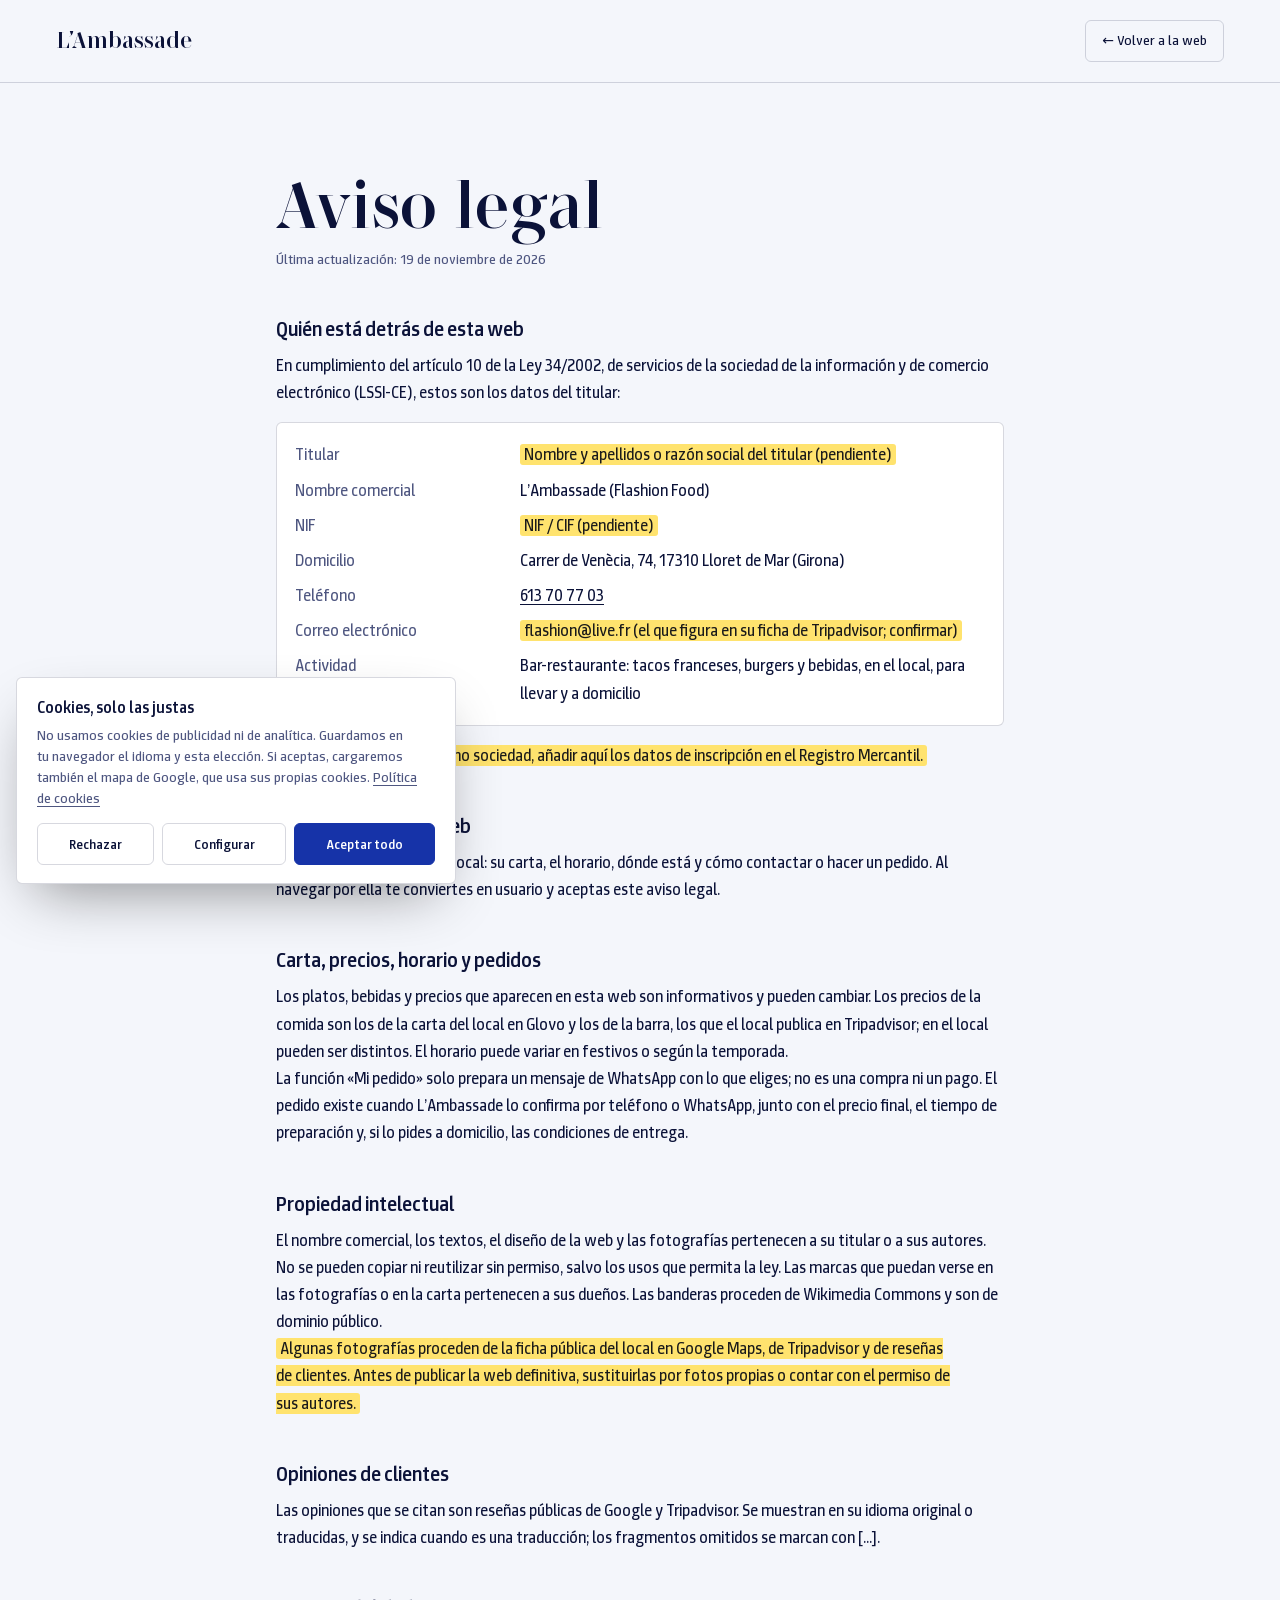
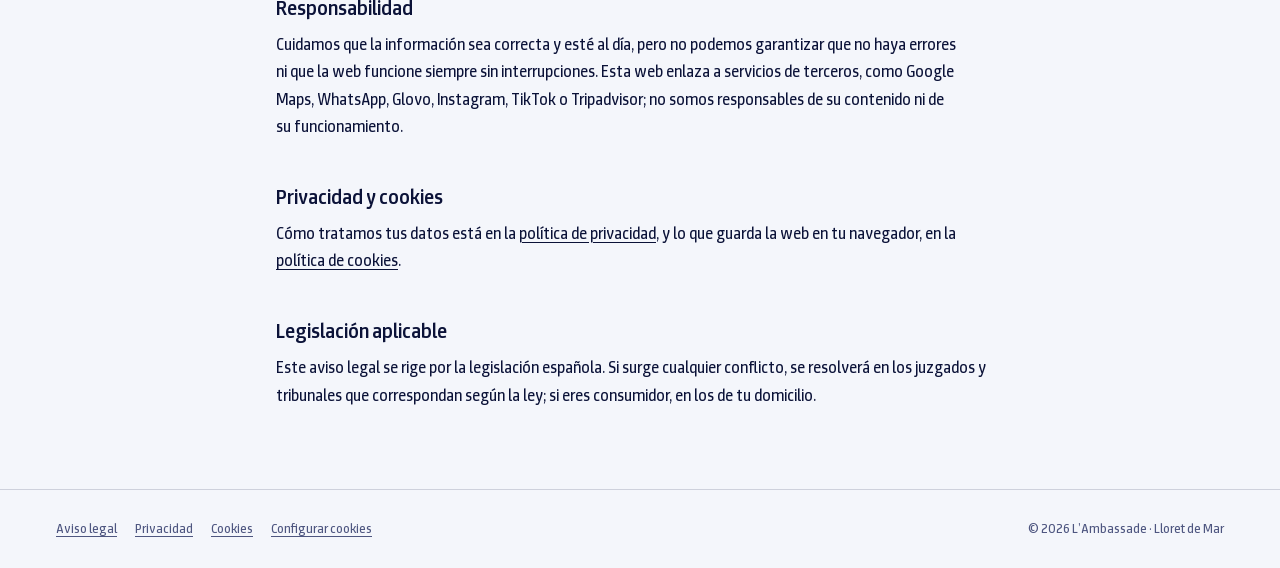
<file: aviso-legal.html>
<!doctype html>
<html lang="es">
<head>
<meta charset="utf-8">
<meta name="viewport" content="width=device-width, initial-scale=1, viewport-fit=cover">
<title>Aviso legal · L’Ambassade</title>
<meta name="robots" content="noindex, follow">
<meta name="theme-color" content="#f4f6fb">
<link rel="icon" href="favicon.svg" type="image/svg+xml">
<link rel="stylesheet" href="css/fonts.css?v=12">
<link rel="stylesheet" href="css/style.css?v=12">
<link rel="stylesheet" href="css/legal.css?v=12">
</head>
<body class="legal-page">
<header class="legal-top">
  <a class="legal-brand" href="./">L’Ambassade</a>
  <a class="legal-back" href="./">&larr; Volver a la web</a>
</header>
<main class="legal">
  <h1>Aviso legal</h1>
  <p class="upd">Última actualización: 19 de noviembre de 2026</p>

  <h2>Quién está detrás de esta web</h2>
  <p>En cumplimiento del artículo 10 de la Ley 34/2002, de servicios de la sociedad de la información y de comercio electrónico (LSSI-CE), estos son los datos del titular:</p>
  <dl>
    <dt>Titular</dt><dd><mark>Nombre y apellidos o razón social del titular (pendiente)</mark></dd>
    <dt>Nombre comercial</dt><dd>L’Ambassade (Flashion Food)</dd>
    <dt>NIF</dt><dd><mark>NIF / CIF (pendiente)</mark></dd>
    <dt>Domicilio</dt><dd>Carrer de Venècia, 74, 17310 Lloret de Mar (Girona)</dd>
    <dt>Teléfono</dt><dd><a href="tel:+34613707703">613 70 77 03</a></dd>
    <dt>Correo electrónico</dt><dd><mark>flashion@live.fr (el que figura en su ficha de Tripadvisor; confirmar)</mark></dd>
    <dt>Actividad</dt><dd>Bar-restaurante: tacos franceses, burgers y bebidas, en el local, para llevar y a domicilio</dd>
  </dl>
  <p><mark>Si la actividad se ejerce como sociedad, añadir aquí los datos de inscripción en el Registro Mercantil.</mark></p>

  <h2>Para qué sirve esta web</h2>
  <p>Esta web informa sobre el local: su carta, el horario, dónde está y cómo contactar o hacer un pedido. Al navegar por ella te conviertes en usuario y aceptas este aviso legal.</p>

  <h2>Carta, precios, horario y pedidos</h2>
  <p>Los platos, bebidas y precios que aparecen en esta web son informativos y pueden cambiar. Los precios de la comida son los de la carta del local en Glovo y los de la barra, los que el local publica en Tripadvisor; en el local pueden ser distintos. El horario puede variar en festivos o según la temporada.</p>
  <p>La función «Mi pedido» solo prepara un mensaje de WhatsApp con lo que eliges; no es una compra ni un pago. El pedido existe cuando L’Ambassade lo confirma por teléfono o WhatsApp, junto con el precio final, el tiempo de preparación y, si lo pides a domicilio, las condiciones de entrega.</p>

  <h2>Propiedad intelectual</h2>
  <p>El nombre comercial, los textos, el diseño de la web y las fotografías pertenecen a su titular o a sus autores. No se pueden copiar ni reutilizar sin permiso, salvo los usos que permita la ley. Las marcas que puedan verse en las fotografías o en la carta pertenecen a sus dueños. Las banderas proceden de Wikimedia Commons y son de dominio público.</p>
  <p><mark>Algunas fotografías proceden de la ficha pública del local en Google Maps, de Tripadvisor y de reseñas de clientes. Antes de publicar la web definitiva, sustituirlas por fotos propias o contar con el permiso de sus autores.</mark></p>

  <h2>Opiniones de clientes</h2>
  <p>Las opiniones que se citan son reseñas públicas de Google y Tripadvisor. Se muestran en su idioma original o traducidas, y se indica cuando es una traducción; los fragmentos omitidos se marcan con […].</p>

  <h2>Responsabilidad</h2>
  <p>Cuidamos que la información sea correcta y esté al día, pero no podemos garantizar que no haya errores ni que la web funcione siempre sin interrupciones. Esta web enlaza a servicios de terceros, como Google Maps, WhatsApp, Glovo, Instagram, TikTok o Tripadvisor; no somos responsables de su contenido ni de su funcionamiento.</p>

  <h2>Privacidad y cookies</h2>
  <p>Cómo tratamos tus datos está en la <a href="privacidad.html">política de privacidad</a>, y lo que guarda la web en tu navegador, en la <a href="cookies.html">política de cookies</a>.</p>

  <h2>Legislación aplicable</h2>
  <p>Este aviso legal se rige por la legislación española. Si surge cualquier conflicto, se resolverá en los juzgados y tribunales que correspondan según la ley; si eres consumidor, en los de tu domicilio.</p>
</main>
<footer class="legal-foot">
  <nav class="legal-links" aria-label="Información legal">
    <a href="aviso-legal.html" aria-current="page">Aviso legal</a>
    <a href="privacidad.html">Privacidad</a>
    <a href="cookies.html">Cookies</a>
    <button type="button" data-cookies-open>Configurar cookies</button>
  </nav>
  <p>© 2026 L’Ambassade · Lloret de Mar</p>
</footer>
<script src="js/consent.js?v=12" data-site="lambassade-lloret"></script>
</body>
</html>
</file>
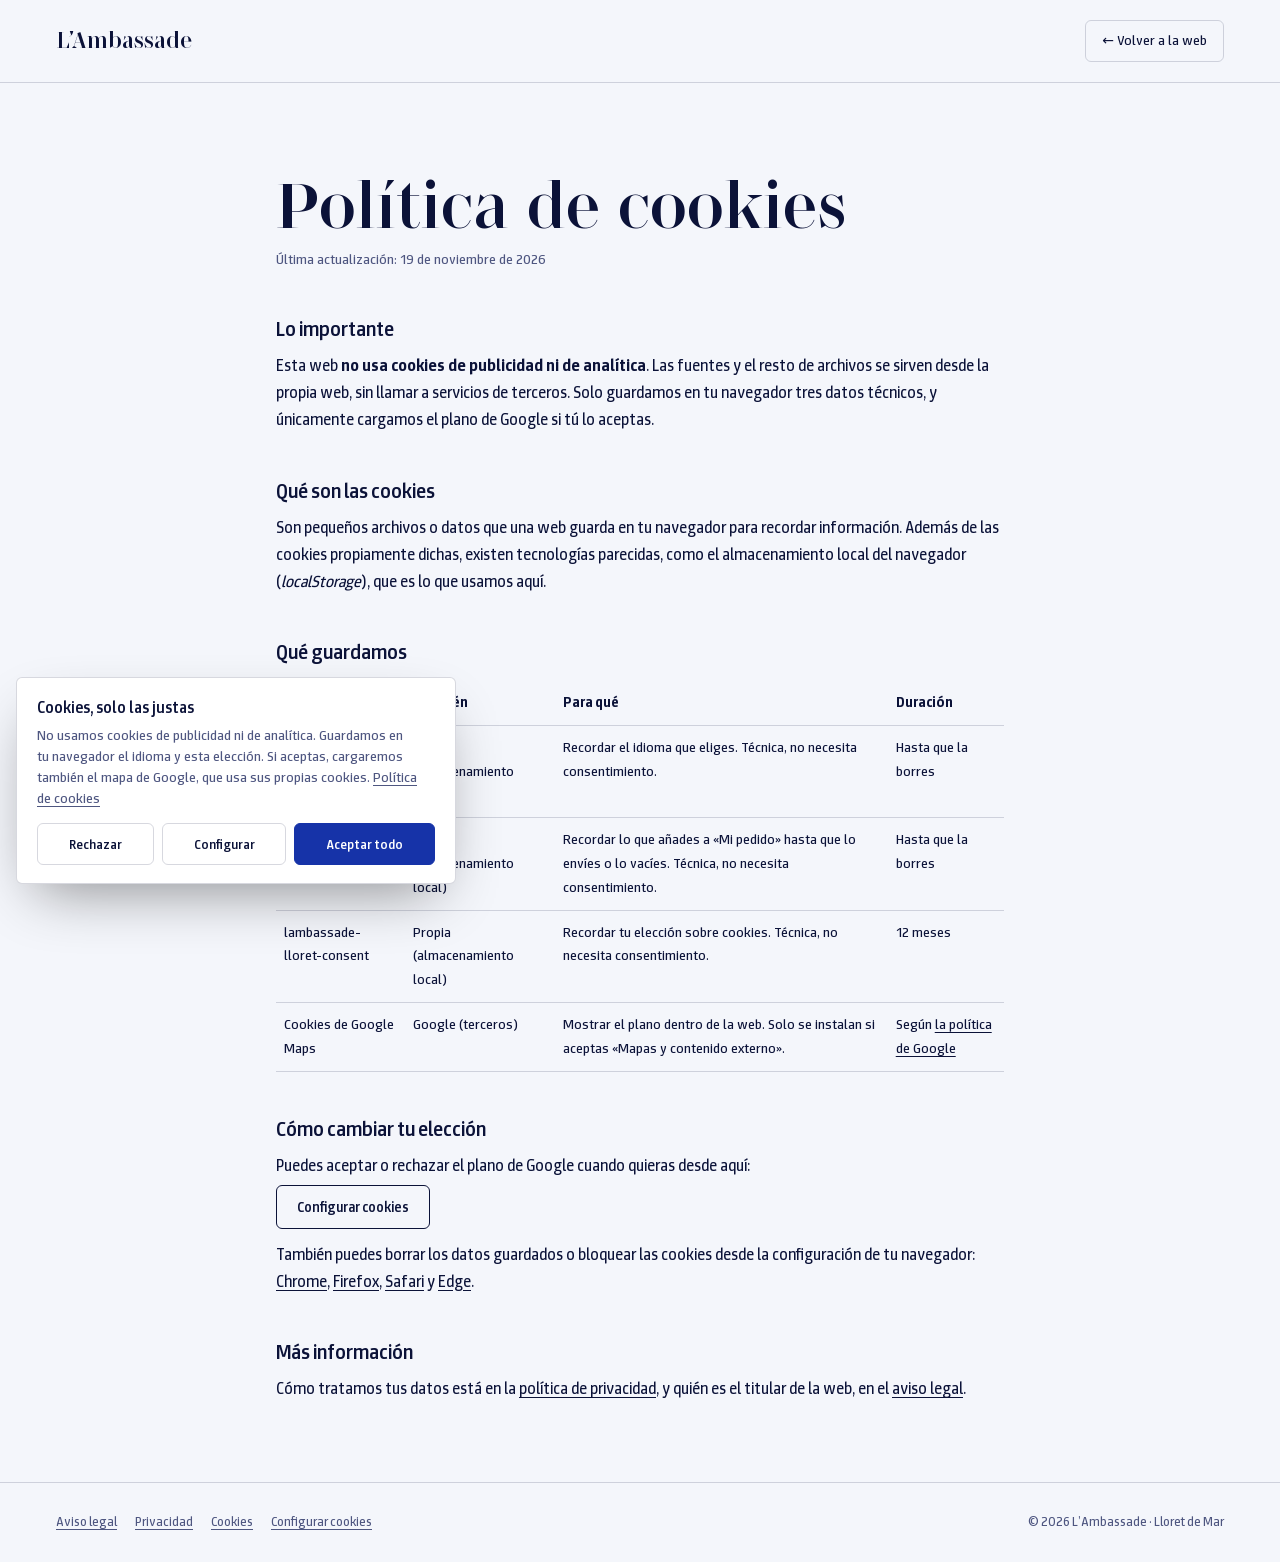
<file: cookies.html>
<!doctype html>
<html lang="es">
<head>
<meta charset="utf-8">
<meta name="viewport" content="width=device-width, initial-scale=1, viewport-fit=cover">
<title>Política de cookies · L’Ambassade</title>
<meta name="robots" content="noindex, follow">
<meta name="theme-color" content="#f4f6fb">
<link rel="icon" href="favicon.svg" type="image/svg+xml">
<link rel="stylesheet" href="css/fonts.css?v=12">
<link rel="stylesheet" href="css/style.css?v=12">
<link rel="stylesheet" href="css/legal.css?v=12">
</head>
<body class="legal-page">
<header class="legal-top">
  <a class="legal-brand" href="./">L’Ambassade</a>
  <a class="legal-back" href="./">&larr; Volver a la web</a>
</header>
<main class="legal">
  <h1>Política de cookies</h1>
  <p class="upd">Última actualización: 19 de noviembre de 2026</p>

  <h2>Lo importante</h2>
  <p>Esta web <strong>no usa cookies de publicidad ni de analítica</strong>. Las fuentes y el resto de archivos se sirven desde la propia web, sin llamar a servicios de terceros. Solo guardamos en tu navegador tres datos técnicos, y únicamente cargamos el plano de Google si tú lo aceptas.</p>

  <h2>Qué son las cookies</h2>
  <p>Son pequeños archivos o datos que una web guarda en tu navegador para recordar información. Además de las cookies propiamente dichas, existen tecnologías parecidas, como el almacenamiento local del navegador (<em>localStorage</em>), que es lo que usamos aquí.</p>

  <h2>Qué guardamos</h2>
  <table>
    <thead><tr><th>Nombre</th><th>De quién</th><th>Para qué</th><th>Duración</th></tr></thead>
    <tbody>
      <tr><td>lambassade-lloret-lang</td><td>Propia (almacenamiento local)</td><td>Recordar el idioma que eliges. Técnica, no necesita consentimiento.</td><td>Hasta que la borres</td></tr>
      <tr><td>lambassade-lloret-cart</td><td>Propia (almacenamiento local)</td><td>Recordar lo que añades a «Mi pedido» hasta que lo envíes o lo vacíes. Técnica, no necesita consentimiento.</td><td>Hasta que la borres</td></tr>
      <tr><td>lambassade-lloret-consent</td><td>Propia (almacenamiento local)</td><td>Recordar tu elección sobre cookies. Técnica, no necesita consentimiento.</td><td>12 meses</td></tr>
      <tr><td>Cookies de Google Maps</td><td>Google (terceros)</td><td>Mostrar el plano dentro de la web. Solo se instalan si aceptas «Mapas y contenido externo».</td><td>Según <a href="https://policies.google.com/technologies/cookies?hl=es" target="_blank" rel="noopener">la política de Google</a></td></tr>
    </tbody>
  </table>

  <h2>Cómo cambiar tu elección</h2>
  <p>Puedes aceptar o rechazar el plano de Google cuando quieras desde aquí:</p>
  <button type="button" class="legal-btn" data-cookies-open>Configurar cookies</button>
  <p>También puedes borrar los datos guardados o bloquear las cookies desde la configuración de tu navegador:
    <a href="https://support.google.com/chrome/answer/95647?hl=es" target="_blank" rel="noopener">Chrome</a>,
    <a href="https://support.mozilla.org/es/kb/Borrar%20cookies" target="_blank" rel="noopener">Firefox</a>,
    <a href="https://support.apple.com/es-es/guide/safari/sfri11471/mac" target="_blank" rel="noopener">Safari</a> y
    <a href="https://support.microsoft.com/es-es/microsoft-edge/eliminar-las-cookies-en-microsoft-edge-63947406-40ac-c3b8-57b9-2a946a29ae09" target="_blank" rel="noopener">Edge</a>.</p>

  <h2>Más información</h2>
  <p>Cómo tratamos tus datos está en la <a href="privacidad.html">política de privacidad</a>, y quién es el titular de la web, en el <a href="aviso-legal.html">aviso legal</a>.</p>
</main>
<footer class="legal-foot">
  <nav class="legal-links" aria-label="Información legal">
    <a href="aviso-legal.html">Aviso legal</a>
    <a href="privacidad.html">Privacidad</a>
    <a href="cookies.html" aria-current="page">Cookies</a>
    <button type="button" data-cookies-open>Configurar cookies</button>
  </nav>
  <p>© 2026 L’Ambassade · Lloret de Mar</p>
</footer>
<script src="js/consent.js?v=12" data-site="lambassade-lloret"></script>
</body>
</html>
</file>
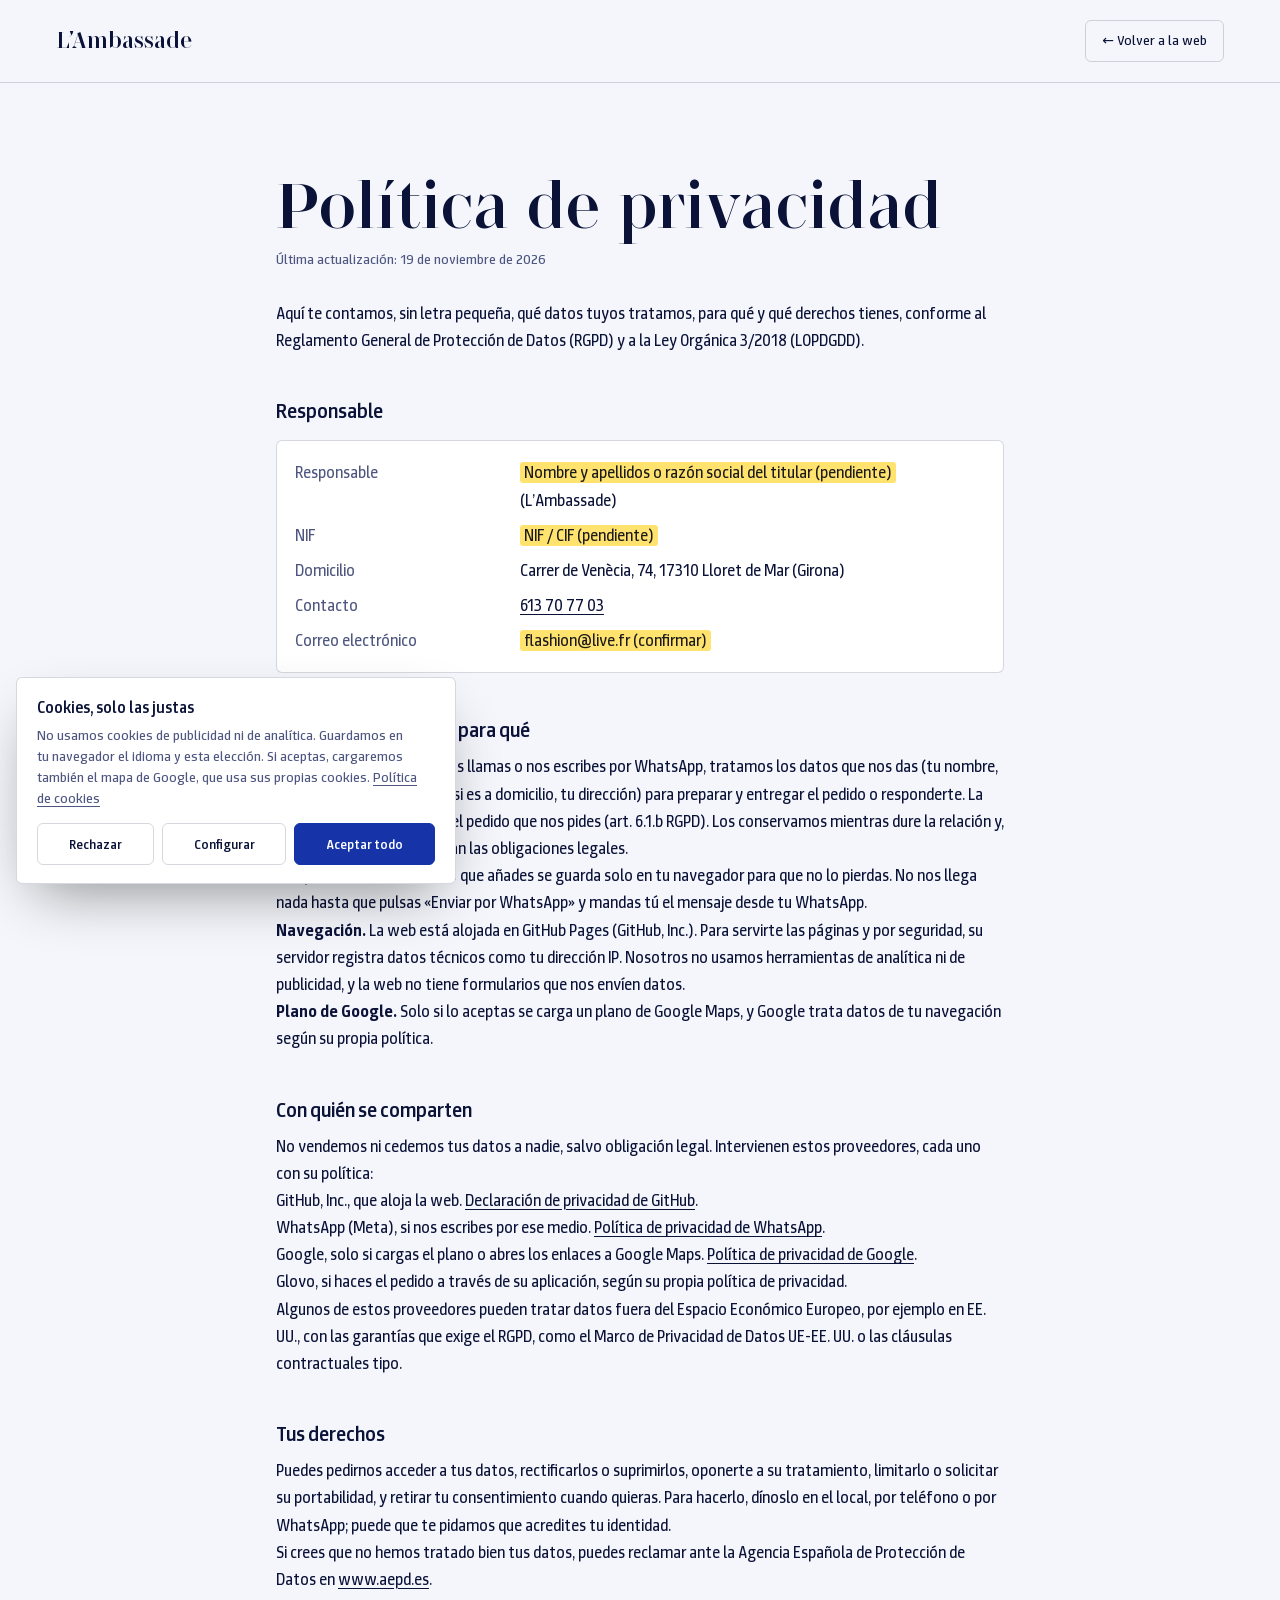
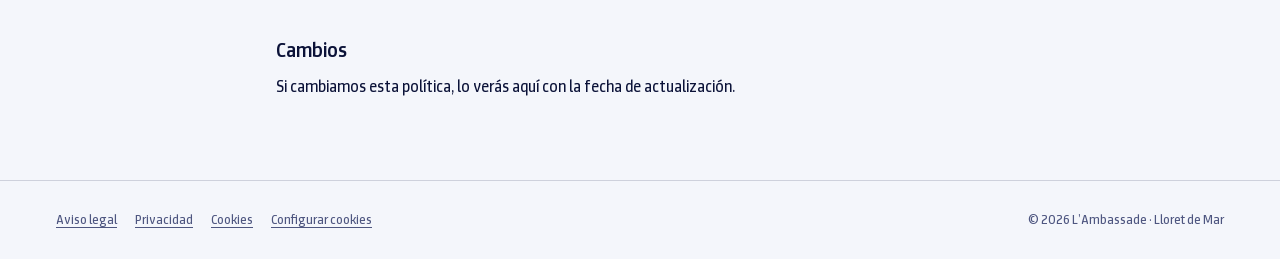
<file: privacidad.html>
<!doctype html>
<html lang="es">
<head>
<meta charset="utf-8">
<meta name="viewport" content="width=device-width, initial-scale=1, viewport-fit=cover">
<title>Política de privacidad · L’Ambassade</title>
<meta name="robots" content="noindex, follow">
<meta name="theme-color" content="#f4f6fb">
<link rel="icon" href="favicon.svg" type="image/svg+xml">
<link rel="stylesheet" href="css/fonts.css?v=12">
<link rel="stylesheet" href="css/style.css?v=12">
<link rel="stylesheet" href="css/legal.css?v=12">
</head>
<body class="legal-page">
<header class="legal-top">
  <a class="legal-brand" href="./">L’Ambassade</a>
  <a class="legal-back" href="./">&larr; Volver a la web</a>
</header>
<main class="legal">
  <h1>Política de privacidad</h1>
  <p class="upd">Última actualización: 19 de noviembre de 2026</p>
  <p>Aquí te contamos, sin letra pequeña, qué datos tuyos tratamos, para qué y qué derechos tienes, conforme al Reglamento General de Protección de Datos (RGPD) y a la Ley Orgánica 3/2018 (LOPDGDD).</p>

  <h2>Responsable</h2>
  <dl>
    <dt>Responsable</dt><dd><mark>Nombre y apellidos o razón social del titular (pendiente)</mark> (L’Ambassade)</dd>
    <dt>NIF</dt><dd><mark>NIF / CIF (pendiente)</mark></dd>
    <dt>Domicilio</dt><dd>Carrer de Venècia, 74, 17310 Lloret de Mar (Girona)</dd>
    <dt>Contacto</dt><dd><a href="tel:+34613707703">613 70 77 03</a></dd>
    <dt>Correo electrónico</dt><dd><mark>flashion@live.fr (confirmar)</mark></dd>
  </dl>

  <h2>Qué datos tratamos y para qué</h2>
  <p><strong>Pedidos y consultas.</strong> Si nos llamas o nos escribes por WhatsApp, tratamos los datos que nos das (tu nombre, tu teléfono, lo que pides y, si es a domicilio, tu dirección) para preparar y entregar el pedido o responderte. La base legal es la ejecución del pedido que nos pides (art. 6.1.b RGPD). Los conservamos mientras dure la relación y, después, el tiempo que exijan las obligaciones legales.</p>
  <p><strong>«Mi pedido» en la web.</strong> Lo que añades se guarda solo en tu navegador para que no lo pierdas. No nos llega nada hasta que pulsas «Enviar por WhatsApp» y mandas tú el mensaje desde tu WhatsApp.</p>
  <p><strong>Navegación.</strong> La web está alojada en GitHub Pages (GitHub, Inc.). Para servirte las páginas y por seguridad, su servidor registra datos técnicos como tu dirección IP. Nosotros no usamos herramientas de analítica ni de publicidad, y la web no tiene formularios que nos envíen datos.</p>
  <p><strong>Plano de Google.</strong> Solo si lo aceptas se carga un plano de Google Maps, y Google trata datos de tu navegación según su propia política.</p>

  <h2>Con quién se comparten</h2>
  <p>No vendemos ni cedemos tus datos a nadie, salvo obligación legal. Intervienen estos proveedores, cada uno con su política:</p>
  <ul>
    <li>GitHub, Inc., que aloja la web. <a href="https://docs.github.com/es/site-policy/privacy-policies/github-general-privacy-statement" target="_blank" rel="noopener">Declaración de privacidad de GitHub</a>.</li>
    <li>WhatsApp (Meta), si nos escribes por ese medio. <a href="https://www.whatsapp.com/legal/privacy-policy-eea" target="_blank" rel="noopener">Política de privacidad de WhatsApp</a>.</li>
    <li>Google, solo si cargas el plano o abres los enlaces a Google Maps. <a href="https://policies.google.com/privacy?hl=es" target="_blank" rel="noopener">Política de privacidad de Google</a>.</li>
    <li>Glovo, si haces el pedido a través de su aplicación, según su propia política de privacidad.</li>
  </ul>
  <p>Algunos de estos proveedores pueden tratar datos fuera del Espacio Económico Europeo, por ejemplo en EE. UU., con las garantías que exige el RGPD, como el Marco de Privacidad de Datos UE-EE. UU. o las cláusulas contractuales tipo.</p>

  <h2>Tus derechos</h2>
  <p>Puedes pedirnos acceder a tus datos, rectificarlos o suprimirlos, oponerte a su tratamiento, limitarlo o solicitar su portabilidad, y retirar tu consentimiento cuando quieras. Para hacerlo, dínoslo en el local, por teléfono o por WhatsApp; puede que te pidamos que acredites tu identidad.</p>
  <p>Si crees que no hemos tratado bien tus datos, puedes reclamar ante la Agencia Española de Protección de Datos en <a href="https://www.aepd.es/" target="_blank" rel="noopener">www.aepd.es</a>.</p>

  <h2>Cambios</h2>
  <p>Si cambiamos esta política, lo verás aquí con la fecha de actualización.</p>
</main>
<footer class="legal-foot">
  <nav class="legal-links" aria-label="Información legal">
    <a href="aviso-legal.html">Aviso legal</a>
    <a href="privacidad.html" aria-current="page">Privacidad</a>
    <a href="cookies.html">Cookies</a>
    <button type="button" data-cookies-open>Configurar cookies</button>
  </nav>
  <p>© 2026 L’Ambassade · Lloret de Mar</p>
</footer>
<script src="js/consent.js?v=12" data-site="lambassade-lloret"></script>
</body>
</html>
</file>
<file: css/fonts.css>
/* Stardom + Expose (Fontshare, ITF Free Font License), alojadas en la propia web: sin llamadas externas */
@font-face {
  font-family: 'Stardom';
  src: url('../assets/fonts/stardom-400-normal.woff2') format('woff2');
  font-weight: 400;
  font-style: normal;
  font-display: swap;
}
@font-face {
  font-family: 'Expose';
  src: url('../assets/fonts/expose-400-normal.woff2') format('woff2');
  font-weight: 400;
  font-style: normal;
  font-display: swap;
}
@font-face {
  font-family: 'Expose';
  src: url('../assets/fonts/expose-500-normal.woff2') format('woff2');
  font-weight: 500;
  font-style: normal;
  font-display: swap;
}
@font-face {
  font-family: 'Expose';
  src: url('../assets/fonts/expose-700-normal.woff2') format('woff2');
  font-weight: 700;
  font-style: normal;
  font-display: swap;
}

/* Yesteryear (Google Fonts, OFL): acento manuscrito de los títulos */
@font-face {
  font-family: 'Yesteryear';
  font-style: normal;
  font-weight: 400;
  font-display: swap;
  src: url(../assets/fonts/yesteryear-normal-400-latin-ext.woff2) format('woff2');
  unicode-range: U+0100-02BA, U+02BD-02C5, U+02C7-02CC, U+02CE-02D7, U+02DD-02FF, U+0304, U+0308, U+0329, U+1D00-1DBF, U+1E00-1E9F, U+1EF2-1EFF, U+2020, U+20A0-20AB, U+20AD-20C4, U+2113, U+2C60-2C7F, U+A720-A7FF;
}
@font-face {
  font-family: 'Yesteryear';
  font-style: normal;
  font-weight: 400;
  font-display: swap;
  src: url(../assets/fonts/yesteryear-normal-400-latin.woff2) format('woff2');
  unicode-range: U+0000-00FF, U+0131, U+0152-0153, U+02BB-02BC, U+02C6, U+02DA, U+02DC, U+0304, U+0308, U+0329, U+2000-206F, U+20AC, U+2122, U+2191, U+2193, U+2212, U+2215, U+FEFF, U+FFFD;
}
</file>
<file: css/style.css>
/* L'Ambassade · Lloret de Mar
   Una embajada de noche: azul embajada, blanco y rojo de su tricolor, placas esmaltadas y mástiles cromados.
   Todo se ordena sobre un eje central, como la fachada (Francia a la izquierda, Bélgica a la derecha). */

:root {
  --neon: #ffd23f;
  --star: url("data:image/svg+xml,%3Csvg xmlns='http://www.w3.org/2000/svg' viewBox='0 0 26 24'%3E%3Cpath d='M12 1.5l3.1 6.6 7.2.8-5.4 4.9 1.5 7.1L12 17.3l-6.4 3.6 1.5-7.1-5.4-4.9 7.2-.8z'/%3E%3C/svg%3E");
  --nuit: #0b154f;
  --nuit-2: #101d66;
  --bleu: #1633a8;
  --bleu-2: #1f3fc0;
  --blanc: #f4f6fb;
  --encre: #0b1238;
  --gris: #4e5680;
  --rouge: #d61f27;
  --rouge-2: #b5161d;
  --l-b: rgba(244, 246, 251, .22);
  --l-w: rgba(11, 18, 56, .16);
  --mute-b: rgba(244, 246, 251, .8);
  --f-d: 'Stardom', 'Times New Roman', serif;
  --f-b: 'Expose', 'Segoe UI', system-ui, sans-serif;
  --e-out: cubic-bezier(.16, 1, .3, 1);
  --e-io: cubic-bezier(.7, 0, .2, 1);
  --r: 6px;
  --pad: clamp(16px, 4vw, 56px);
  --max: 1320px;
  --top: 72px;
  color-scheme: dark;
}

*, *::before, *::after { box-sizing: border-box; }
[hidden] { display: none !important; }
html { -webkit-text-size-adjust: 100%; text-size-adjust: 100%; overflow-x: clip; scrollbar-color: var(--bleu-2) var(--nuit); scroll-padding-top: calc(var(--top) + 12px); }
html.lock { overflow: hidden; }
body { margin: 0; background: var(--nuit); color: var(--blanc); font: 400 17px/1.55 var(--f-b); font-variant-numeric: lining-nums; -webkit-font-smoothing: antialiased; overflow-x: clip; }
img { display: block; max-width: 100%; height: auto; }
a { color: inherit; }
button { font: inherit; color: inherit; background: none; border: 0; padding: 0; cursor: pointer; }
h1, h2, h3, p, ul, figure, blockquote { margin: 0; }
ul { padding: 0; list-style: none; }
h2, h3 { font-weight: 400; text-wrap: balance; }
p { text-wrap: pretty; }
::selection { background: var(--rouge); color: #fff; }
:focus-visible { outline: 2px solid currentColor; outline-offset: 3px; border-radius: 2px; }
.i { width: 20px; height: 20px; flex-shrink: 0; }
svg { flex-shrink: 0; }

.skip { position: fixed; left: 12px; top: -60px; z-index: 300; padding: 10px 14px; background: var(--blanc); color: var(--encre); border-radius: var(--r); text-decoration: none; transition: top .25s var(--e-out); }
.skip:focus { top: 12px; }

/* ---------- botones: placas de esmalte con filete blanco ---------- */
.btn { display: inline-flex; align-items: center; justify-content: center; gap: 10px; min-height: 52px; padding: 0 24px; border-radius: var(--r); font: 500 16px/1 var(--f-b); letter-spacing: .01em; text-decoration: none; white-space: nowrap; transition: background-color .3s var(--e-out), color .3s var(--e-out), box-shadow .3s var(--e-out), scale .2s var(--e-out); }
.btn:active { scale: .97; }
.btn-red { background: var(--rouge); color: #fff; box-shadow: inset 0 0 0 4px var(--rouge), inset 0 0 0 5px rgba(255, 255, 255, .6), 0 10px 24px -14px rgba(0, 0, 0, .6); }
.btn-line { box-shadow: inset 0 0 0 1px currentColor; }
.btn-s { min-height: 42px; padding: 0 16px; font-size: 15px; gap: 8px; }
.btn-s .i { width: 18px; height: 18px; }
@media (hover: hover) and (pointer: fine) {
  .btn-red:hover { background: var(--rouge-2); box-shadow: inset 0 0 0 4px var(--rouge-2), inset 0 0 0 5px rgba(255, 255, 255, .75), 0 12px 26px -14px rgba(0, 0, 0, .7); }
  .btn-line:hover { background: rgba(255, 255, 255, .1); }
  .carte .btn-line:hover, .infos .btn-line:hover { background: rgba(11, 18, 56, .06); }
}

/* ---------- cabecera simétrica ---------- */
.top { position: fixed; z-index: 100; inset: 0 0 auto; height: var(--top); display: grid; grid-template-columns: 1fr auto 1fr; align-items: center; gap: 16px; padding: 0 var(--pad); transition: background-color .4s var(--e-out), box-shadow .4s var(--e-out); }
.top.solid { background: var(--nuit); box-shadow: 0 1px 0 var(--l-b); }
.top-nav { display: flex; gap: clamp(14px, 2vw, 30px); }
.top-nav a { font: 500 15px/1 var(--f-b); text-decoration: none; padding: 8px 0; background: linear-gradient(currentColor, currentColor) 0 100% / 0 1px no-repeat; transition: background-size .35s var(--e-out); }
@media (hover: hover) and (pointer: fine) { .top-nav a:hover { background-size: 100% 1px; } }
.top-mark { font: 400 22px/1 var(--f-d); text-transform: uppercase; letter-spacing: .03em; text-decoration: none; opacity: 0; translate: 0 -6px; transition: opacity .4s var(--e-out), translate .4s var(--e-out); }
.top.mark .top-mark { opacity: 1; translate: 0 0; }
.top-end { display: flex; justify-content: flex-end; align-items: center; gap: 14px; }
.langs { display: flex; gap: 2px; }
.langs button { min-width: 36px; min-height: 36px; font: 500 13px/1 var(--f-b); letter-spacing: .06em; opacity: .7; border-radius: var(--r); transition: opacity .25s; }
.langs button[aria-pressed="true"] { opacity: 1; text-decoration: underline; text-underline-offset: 5px; text-decoration-thickness: 1px; }
@media (hover: hover) and (pointer: fine) { .langs button:hover { opacity: 1; } }
.top-menu { display: none; width: 44px; height: 44px; position: relative; }
.top-menu span { position: absolute; left: 11px; right: 11px; height: 1.5px; background: currentColor; transition: translate .35s var(--e-out), rotate .35s var(--e-out); }
.top-menu span:first-child { top: 18px; }
.top-menu span:last-child { top: 25px; }
.top-menu[aria-expanded="true"] span:first-child { translate: 0 3.5px; rotate: 45deg; }
.top-menu[aria-expanded="true"] span:last-child { translate: 0 -3.5px; rotate: -45deg; }

.mnav { position: fixed; z-index: 90; inset: 0; padding: calc(var(--top) + 24px) var(--pad) 32px; background: var(--nuit); display: flex; flex-direction: column; align-items: center; gap: 6px; text-align: center; }
.mnav > a { font: 400 40px/1.25 var(--f-d); text-decoration: none; }
.mnav .langs-m { display: flex; gap: 6px; margin-top: 18px; }
.mnav .langs-m button { min-width: 0; padding: 0 12px; font-size: 15px; letter-spacing: 0; }
.mnav-end { margin-top: auto; display: grid; gap: 10px; width: 100%; max-width: 420px; }

/* ---------- portada con vídeo ---------- */
.hero { position: relative; isolation: isolate; min-height: 100svh; display: flex; flex-direction: column; justify-content: center; align-items: center; text-align: center; padding: calc(var(--top) + 36px) var(--pad) clamp(96px, 13vh, 132px); overflow: clip; }
.hero-media { position: absolute; inset: 0; z-index: -2; background: var(--nuit); }
.hero-vid { width: 100%; height: 100%; object-fit: cover; display: block; }
.hero-media::after { content: ""; position: absolute; inset: 0; background: radial-gradient(70% 55% at 50% 48%, rgba(8, 14, 52, .62), rgba(8, 14, 52, .18) 75%), linear-gradient(180deg, rgba(11, 21, 79, .8) 0%, rgba(11, 21, 79, .15) 26%, rgba(11, 21, 79, .25) 62%, var(--nuit) 100%); }
.hero-in { position: relative; width: 100%; max-width: var(--max); display: flex; flex-direction: column; align-items: center; }
.hero-h { display: flex; flex-direction: column; align-items: center; font-weight: 400; text-shadow: 0 2px 28px rgba(0, 0, 0, .35); }
.wm { display: block; font: 400 var(--wm, min(13vw, 210px))/.86 var(--f-d); text-transform: uppercase; letter-spacing: -.005em; white-space: nowrap; }
.logo-line { display: flex; align-items: center; gap: clamp(10px, 1.6vw, 22px); margin-top: clamp(12px, 1.6vw, 20px); font: 500 clamp(12px, 1.2vw, 16px)/1 var(--f-b); letter-spacing: .42em; text-transform: uppercase; }
.logo-line > span { margin-right: -.42em; }
.tri { display: flex; width: clamp(48px, 9vw, 140px); height: 3px; }
.tri b { flex: 1; }
.tri b:nth-child(1) { background: #3a63ff; }
.tri b:nth-child(2) { background: #fff; }
.tri b:nth-child(3) { background: var(--rouge); }
.motto { display: block; margin-top: clamp(14px, 2.2vh, 26px); font: 400 clamp(32px, 4.4vw, 64px)/1 'Yesteryear', cursive; color: var(--neon); rotate: -3deg; text-shadow: 0 0 8px rgba(255, 210, 63, .5), 0 0 30px rgba(255, 170, 30, .35); }
.hero-sub { display: block; margin-top: clamp(16px, 2.4vh, 26px); max-width: 40ch; font: 500 clamp(17px, 1.7vw, 23px)/1.3 var(--f-b); letter-spacing: .01em; color: rgba(255, 255, 255, .92); text-wrap: balance; }
.hero-cta { display: flex; flex-wrap: wrap; justify-content: center; gap: 12px; margin-top: clamp(24px, 3.6vh, 38px); }
.btn-l { min-height: 58px; padding: 0 30px; font-size: 17px; }
.btn-glass { color: #fff; background: rgba(255, 255, 255, .1); box-shadow: inset 0 0 0 1px rgba(255, 255, 255, .55); -webkit-backdrop-filter: blur(8px); backdrop-filter: blur(8px); }
.btn-glass .i { transition: translate .35s var(--e-out); }
@media (hover: hover) and (pointer: fine) { .btn-glass:hover { background: rgba(255, 255, 255, .2); } .btn-glass:hover .i { translate: 4px 0; } }
.hero-facts { display: flex; flex-wrap: wrap; justify-content: center; gap: 8px 26px; margin-top: clamp(22px, 3.2vh, 34px); font-size: 15px; color: rgba(255, 255, 255, .88); }
.hero-facts li { display: inline-flex; align-items: center; gap: 8px; }
.hero-facts .i { width: 17px; height: 17px; }
.stars-s { --v: 4.7; width: 5.4em; height: 1em; font-size: 14px; }
.vid-ctl { position: absolute; right: var(--pad); bottom: 26px; width: 46px; height: 46px; display: grid; place-items: center; border-radius: 50%; background: rgba(11, 21, 79, .45); box-shadow: inset 0 0 0 1px rgba(255, 255, 255, .45); color: #fff; transition: background-color .3s; }
.vid-ctl .ic-play, .vid-ctl.is-paused .ic-pause, .rv-ctl .ic-play, .rv-ctl.is-paused .ic-pause { display: none; }
.vid-ctl.is-paused .ic-play, .rv-ctl.is-paused .ic-play { display: block; }
@media (hover: hover) and (pointer: fine) { .vid-ctl:hover { background: rgba(11, 21, 79, .75); } }
.vid-note { position: absolute; left: var(--pad); bottom: 38px; font-size: 12px; letter-spacing: .04em; color: rgba(255, 255, 255, .6); }
.scroll-cue { position: absolute; left: 50%; bottom: 18px; width: 30px; height: 50px; translate: -50% 0; display: grid; justify-items: center; }
.scroll-cue span { position: relative; width: 1px; height: 100%; background: rgba(255, 255, 255, .3); overflow: hidden; }
.scroll-cue span::after { content: ""; position: absolute; left: 0; top: -40%; width: 1px; height: 40%; background: #fff; animation: cue 2.2s var(--e-io) infinite; }
@keyframes cue { to { top: 100%; } }
.dot { width: 9px; height: 9px; border-radius: 50%; background: #9aa3bd; flex-shrink: 0; }
.dot.on { background: #35d07f; animation: pulse 2.4s ease-out infinite; }
@keyframes pulse { 0% { box-shadow: 0 0 0 0 rgba(53, 208, 127, .6); } 70%, 100% { box-shadow: 0 0 0 9px rgba(53, 208, 127, 0); } }
.stars { --v: 5; display: inline-block; width: 5.4em; height: 1em; background: linear-gradient(90deg, var(--neon) calc(var(--v) / 5 * 100%), rgba(255, 255, 255, .28) 0); -webkit-mask: var(--star) 0 0 / 1.08em 1em repeat-x; mask: var(--star) 0 0 / 1.08em 1em repeat-x; }
.stars-s { display: inline-block; background: linear-gradient(90deg, var(--neon) calc(var(--v) / 5 * 100%), rgba(255, 255, 255, .3) 0); -webkit-mask: var(--star) 0 0 / 1.08em 1em repeat-x; mask: var(--star) 0 0 / 1.08em 1em repeat-x; }

/* ---------- cinta con banderas ---------- */
.ticker { background: var(--blanc); color: var(--encre); overflow: hidden; padding: 18px 0; border-bottom: 1px solid var(--l-w); }
.ticker-track { display: flex; width: max-content; animation: tk 55s linear infinite; }
.tk-set { display: flex; align-items: center; gap: 30px; padding-right: 30px; }
.tk { font: 400 clamp(20px, 1.8vw, 26px)/1 var(--f-d); white-space: nowrap; }
.tk-f { width: 27px; height: 18px; border-radius: 2px; object-fit: cover; box-shadow: 0 0 0 1px rgba(11, 18, 56, .12), 0 3px 8px -3px rgba(11, 18, 56, .35); }
@keyframes tk { to { translate: -50% 0; } }
@media (hover: hover) and (pointer: fine) { .ticker:hover .ticker-track { animation-play-state: paused; } }

/* ---------- secciones ---------- */
.sec-h { max-width: 780px; margin: 0 auto clamp(40px, 6vw, 72px); text-align: center; }
.sec-h h2 { font: 400 clamp(44px, 6.6vw, 96px)/.95 var(--f-d); letter-spacing: -.012em; }
.sc { display: block; width: fit-content; margin: -.02em auto 0; padding: 0 .12em .06em; font: 400 .66em/1.05 'Yesteryear', cursive; font-style: normal; letter-spacing: 0; color: var(--sc, var(--neon)); rotate: -4deg; text-shadow: var(--sc-glow, 0 0 6px rgba(255, 210, 63, .45), 0 0 24px rgba(255, 170, 30, .3)); }
.carte, .infos { --sc: var(--rouge); --sc-glow: none; }
.js .rv .sc { clip-path: inset(-30% 100% -30% -8%); }
.js .rv.in .sc { animation: write 1.15s var(--e-out) .4s forwards; }
@keyframes write { to { clip-path: inset(-30% -8% -30% -8%); } }
.sec-h p { margin: 18px auto 0; max-width: 54ch; font-size: clamp(17px, 1.4vw, 19px); color: var(--mute-b); text-wrap: balance; }
.nw { white-space: nowrap; }

/* ---------- signatures (las naciones) ---------- */
.sig { background: var(--bleu); padding: clamp(84px, 10vw, 150px) var(--pad); }
.sig-grid { display: grid; grid-template-columns: minmax(0, 1fr) minmax(300px, 500px) minmax(0, 1fr); gap: clamp(24px, 4vw, 72px); max-width: var(--max); margin: 0 auto; align-items: start; }
.sig-ct { font: 400 clamp(26px, 2.4vw, 34px)/1.1 var(--f-d); margin-bottom: 14px; }
.sig-l { text-align: right; }
.sig-list li + li { border-top: 1px solid var(--l-b); }
.sig-list button { width: 100%; display: flex; align-items: baseline; gap: 0; padding: 16px 0; text-align: inherit; opacity: .74; transition: opacity .3s var(--e-out); }
.sig-l .sig-list button { flex-direction: row-reverse; }
.sig-list .nm { flex: 1; font: 400 clamp(22px, 2vw, 28px)/1.15 var(--f-d); transition: translate .45s var(--e-out); }
.sig-list .pr { font: 500 15px/1 var(--f-b); font-variant-numeric: tabular-nums; color: var(--mute-b); }
.sig-list .pr { padding-inline: 16px 0; }
.sig-l .sig-list .pr { padding-inline: 0 16px; }
.sig-list .sw { width: 0; height: 14px; border-radius: 2px; overflow: hidden; align-self: center; transition: width .45s var(--e-out), margin .45s var(--e-out); }
.sig-l .sig-list .sw { margin-left: 0; }
.sig-r .sig-list .sw { margin-right: 0; }
.sig-list .sw img { width: 21px; height: 14px; max-width: none; object-fit: cover; }
.sig-list button[aria-pressed="true"] { opacity: 1; }
.sig-list button[aria-pressed="true"] .sw { width: 21px; }
.sig-l .sig-list button[aria-pressed="true"] .sw { margin-left: 12px; }
.sig-r .sig-list button[aria-pressed="true"] .sw { margin-right: 12px; }
@media (hover: hover) and (pointer: fine) {
  .sig-list button:hover { opacity: 1; }
  .sig-l .sig-list button:hover .nm { translate: 6px 0; }
  .sig-r .sig-list button:hover .nm { translate: -6px 0; }
}
.sig-c { display: flex; flex-direction: column; align-items: center; text-align: center; }
.pole { position: absolute; top: 0; bottom: 0; width: 7px; border-radius: 4px; background: linear-gradient(90deg, #555e7c 0%, #e9edf7 38%, #aab2cc 58%, #3c4361 100%); box-shadow: 2px 0 8px rgba(0, 0, 0, .35); }
.pole::before { content: ''; position: absolute; left: 50%; top: -9px; width: 17px; height: 17px; translate: -50% 0; border-radius: 50%; background: radial-gradient(circle at 35% 30%, #fff 0 8%, #c9cfe0 26%, #6c7491 70%, #2f354f 100%); }
.sig-mast { position: relative; width: 100%; aspect-ratio: 1.68; }
.sig-mast .pole { left: 0; top: 7%; bottom: -12%; }
.sig-mast .flag { position: absolute; left: 6px; top: 0; width: calc(100% - 6px); height: 100%; }
.sig-card { margin-top: clamp(22px, 3vw, 34px); display: grid; justify-items: center; gap: 12px; }
.sig-name { font: 400 clamp(34px, 3.6vw, 52px)/1 var(--f-d); }
.sig-desc { max-width: 40ch; color: var(--mute-b); min-height: 3.1em; }
.sig-buy { display: grid; justify-items: center; gap: 14px; margin-top: 6px; }
.sig-meta { display: inline-flex; align-items: center; gap: 10px; font-size: 15px; color: var(--mute-b); }
.sig-mini { width: 24px; height: 16px; border-radius: 2px; box-shadow: 0 0 0 1px rgba(255, 255, 255, .25); object-fit: cover; }
.sig-price { font: 500 20px/1 var(--f-b); color: var(--blanc); margin-left: 8px; font-variant-numeric: tabular-nums; }
.sig-card.swap > * { animation: sigIn .6s var(--e-out) both; }
.sig-card.swap > :nth-child(2) { animation-delay: .05s; }
.sig-card.swap > :nth-child(3) { animation-delay: .1s; }
@keyframes sigIn { from { opacity: 0; translate: 0 10px; filter: blur(3px); } }

/* ---------- la carta (blanco) ---------- */
.carte { background: var(--blanc); color: var(--encre); padding: clamp(84px, 10vw, 150px) var(--pad); --mute-b: var(--gris); }
.carte :focus-visible { outline-color: var(--bleu); }
.carte-photos { display: grid; grid-template-columns: repeat(3, minmax(0, 1fr)); gap: clamp(10px, 1.6vw, 20px); max-width: 1120px; margin: 0 auto clamp(40px, 6vw, 64px); }
.carte-photos img { width: 100%; aspect-ratio: 4 / 5; object-fit: cover; border-radius: var(--r); }
.carte-photos figure { overflow: hidden; }
.carte-photos figure:nth-child(2) { translate: 0 clamp(14px, 2.5vw, 36px); }
.carte-photos img { transition: scale 1.2s var(--e-out); }
.carte-photos figcaption { margin-top: 12px; text-align: center; font: 400 clamp(18px, 1.7vw, 24px)/1.1 var(--f-d); }
@media (hover: hover) and (pointer: fine) { .carte-photos figure:hover img { scale: 1.05; } }
.carte-nav { position: sticky; top: var(--top); z-index: 20; display: flex; flex-wrap: wrap; justify-content: center; gap: 8px; max-width: 1120px; margin: clamp(24px, 4vw, 48px) auto clamp(36px, 5vw, 56px); padding: 12px 0; background: var(--blanc); }
.carte-nav a { padding: 9px 14px; border-radius: var(--r); box-shadow: inset 0 0 0 1px var(--l-w); font: 500 14px/1 var(--f-b); text-decoration: none; transition: background-color .25s, color .25s, box-shadow .25s; }
@media (hover: hover) and (pointer: fine) { .carte-nav a:hover { background: var(--bleu); color: #fff; box-shadow: inset 0 0 0 1px var(--bleu); } }
.carte-cols { display: grid; grid-template-columns: repeat(2, minmax(0, 1fr)); gap: 0 clamp(36px, 7vw, 112px); max-width: 1120px; margin: 0 auto; background: linear-gradient(var(--l-w), var(--l-w)) 50% 0 / 1px 100% no-repeat; }
.cat { margin-bottom: clamp(44px, 5vw, 64px); scroll-margin-top: calc(var(--top) + 76px); }
.cat h3 { font: 400 clamp(30px, 3vw, 40px)/1.05 var(--f-d); }
.cat-n { margin-top: 8px; font-size: 15px; color: var(--gris); max-width: 46ch; }
.it-list { margin-top: 14px; }
.it { display: grid; grid-template-columns: minmax(0, 1fr) auto auto; gap: 4px 14px; align-items: center; padding: 13px 0; border-top: 1px solid var(--l-w); }
.it-n { display: block; font: 500 17px/1.3 var(--f-b); }
.it-d { display: block; margin-top: 2px; font-size: 14.5px; line-height: 1.45; color: var(--gris); }
.it-p { font: 500 16px/1 var(--f-b); font-variant-numeric: tabular-nums; white-space: nowrap; }
.it-add { width: 40px; height: 40px; display: grid; place-items: center; border-radius: var(--r); color: var(--rouge); box-shadow: inset 0 0 0 1.5px currentColor; transition: background-color .25s var(--e-out), color .25s var(--e-out), scale .2s var(--e-out); }
.it-add svg { width: 18px; height: 18px; }
.it-add:active { scale: .92; }
.it-add.ok { background: var(--rouge); color: #fff; }
@media (hover: hover) and (pointer: fine) { .it-add:hover { background: var(--rouge); color: #fff; } }
.cat-xl { padding: clamp(22px, 2.6vw, 30px); border-radius: 10px; background: var(--bleu); color: var(--blanc); box-shadow: inset 0 0 0 6px var(--bleu), inset 0 0 0 7.5px rgba(255, 255, 255, .55), 0 18px 40px -26px rgba(11, 21, 79, .8); --mute-b: rgba(244, 246, 251, .82); }
.cat-xl .cat-n { color: var(--mute-b); }
.cat-xl :focus-visible { outline-color: #fff; }
.xl-meats { display: flex; flex-wrap: wrap; gap: 8px; margin-top: 18px; }
.xl-meats button { display: inline-flex; align-items: center; gap: 8px; min-height: 42px; padding: 0 14px; border-radius: var(--r); box-shadow: inset 0 0 0 1px rgba(255, 255, 255, .45); font: 500 15px/1 var(--f-b); transition: background-color .25s, color .25s, box-shadow .25s; }
.xl-meats button::before { content: ""; width: 14px; height: 14px; border-radius: 3px; box-shadow: inset 0 0 0 1.5px currentColor; transition: background-color .25s, box-shadow .25s; }
.xl-meats button[aria-pressed="true"] { background: var(--blanc); color: var(--bleu); box-shadow: none; }
.xl-meats button[aria-pressed="true"]::before { background: var(--rouge); box-shadow: none; }
.xl-foot { display: grid; grid-template-columns: minmax(0, 1fr) auto auto; gap: 14px; align-items: center; margin-top: 18px; padding-top: 16px; border-top: 1px solid var(--l-b); }
.xl-sum { font: 500 16px/1.35 var(--f-b); }
.cat-xl .it-add { color: #fff; box-shadow: inset 0 0 0 1.5px #fff; }
.cat-xl .it-add.ok, .cat-xl .it-add:active { background: var(--rouge); box-shadow: none; }
@media (hover: hover) and (pointer: fine) { .cat-xl .it-add:hover { background: var(--rouge); box-shadow: none; } }
.xl-scale { margin-top: 12px; font-size: 14px; color: var(--mute-b); }
.cat-bar { max-width: 1120px; margin: clamp(8px, 2vw, 24px) auto 0; padding: clamp(26px, 3vw, 40px); border-radius: 10px; background: var(--nuit); color: var(--blanc); text-align: center; box-shadow: inset 0 0 0 6px var(--nuit), inset 0 0 0 7.5px rgba(255, 255, 255, .45); --mute-b: rgba(244, 246, 251, .8); }
.cat-bar .cat-n { margin: 8px auto 0; color: var(--mute-b); }
.bar-list { display: grid; grid-template-columns: repeat(3, minmax(0, 1fr)); gap: 18px clamp(18px, 3vw, 40px); margin-top: 26px; }
.bar-list li { display: grid; gap: 6px; align-content: start; padding-top: 16px; border-top: 1px solid var(--l-b); }
.bar-list b { font: 400 26px/1.1 var(--f-d); }
.bar-list .p { font: 500 17px/1.2 var(--f-b); font-variant-numeric: tabular-nums; }
.bar-list .l { font-size: 14px; color: var(--mute-b); }
.bar-list .d { font-size: 14.5px; color: var(--mute-b); }
.carte-note { max-width: 720px; margin: 28px auto 0; text-align: center; font-size: 14px; color: var(--gris); }

/* ---------- el local ---------- */
.qg { padding: clamp(84px, 10vw, 150px) var(--pad) clamp(70px, 8vw, 120px); }
.qg-grid { display: grid; grid-template-columns: minmax(0, 1fr) minmax(0, 560px) minmax(0, 1fr); gap: clamp(20px, 4vw, 64px); align-items: center; max-width: var(--max); margin: 0 auto; }
.qg-ph, .qg-wide { overflow: hidden; border-radius: var(--r); }
.qg-ph img { width: 100%; aspect-ratio: 3 / 4; object-fit: cover; scale: 1.14; }
.qg-c { text-align: center; }
.qg-c h2 { font: 400 clamp(42px, 5.4vw, 80px)/.95 var(--f-d); letter-spacing: -.012em; }
.qg-p { margin: 20px auto 0; max-width: 48ch; color: var(--mute-b); }
.qg-facts { display: grid; grid-template-columns: repeat(2, minmax(0, 1fr)); gap: 26px clamp(18px, 2.6vw, 34px); margin-top: clamp(30px, 4vw, 44px); text-align: center; }
.qg-facts li { padding-top: 16px; border-top: 1px solid var(--l-b); }
.qg-facts h3 { font: 500 17px/1.3 var(--f-b); }
.qg-facts p { margin-top: 6px; font-size: 15px; color: var(--mute-b); }
.qg-wide { max-width: var(--max); margin: clamp(48px, 7vw, 96px) auto 0; }
.qg-wide img { width: 100%; aspect-ratio: 16 / 9; object-fit: cover; scale: 1.14; }
.qg-trio { display: grid; grid-template-columns: minmax(0, 1fr) minmax(0, 2fr) minmax(0, 1fr); gap: clamp(10px, 1.6vw, 20px); align-items: end; max-width: var(--max); margin: clamp(10px, 1.6vw, 20px) auto 0; }
.qg-trio img { width: 100%; aspect-ratio: 4 / 5; object-fit: cover; border-radius: var(--r); }
.qg-trio .qg-mid img { aspect-ratio: 16 / 10; }

/* ---------- opiniones ---------- */
.avis { background: var(--bleu); padding: clamp(84px, 10vw, 150px) var(--pad); overflow: clip; }
.scores { display: flex; justify-content: center; align-items: center; gap: clamp(24px, 6vw, 80px); margin: 0 auto clamp(48px, 6vw, 76px); }
.score { display: grid; justify-items: center; gap: 8px; padding: 10px 14px; border-radius: 12px; text-decoration: none; transition: background-color .3s; }
@media (hover: hover) and (pointer: fine) { .score:hover { background: rgba(255, 255, 255, .07); } }
.score-src { font: 500 13px/1 var(--f-b); letter-spacing: .18em; text-transform: uppercase; color: var(--mute-b); }
.score-n { font: 400 clamp(68px, 7.4vw, 104px)/.9 var(--f-d); }
.score .stars { font-size: 22px; }
.score-c { font-size: 15px; color: var(--mute-b); text-decoration: underline; text-underline-offset: 4px; text-decoration-thickness: 1px; }
.scores-sep { width: 1px; align-self: stretch; background: var(--l-b); }
.feat { position: relative; max-width: 900px; margin: 0 auto clamp(52px, 6vw, 84px); padding: clamp(40px, 5vw, 66px) clamp(26px, 6vw, 86px) clamp(32px, 4vw, 48px); border-radius: 14px; color: var(--encre); text-align: center;
  background: repeating-radial-gradient(circle at 0 0, transparent 0 9px, rgba(22, 51, 168, .05) 9px 10px), repeating-radial-gradient(circle at 100% 100%, transparent 0 9px, rgba(214, 31, 39, .04) 9px 10px), #fbfcff;
  box-shadow: 0 34px 70px -34px rgba(0, 0, 0, .6), inset 0 0 0 7px #fbfcff, inset 0 0 0 8px rgba(22, 51, 168, .25); }
.feat blockquote p { font: 400 clamp(23px, 2.5vw, 34px)/1.28 var(--f-d); text-wrap: balance; }
.feat blockquote p::before { content: "« "; color: var(--rouge); }
.feat blockquote p::after { content: " »"; color: var(--rouge); }
.feat figcaption { margin-top: 22px; font-size: 15px; color: var(--gris); }
.feat figcaption b { color: var(--encre); font-weight: 500; }
.stamp { position: absolute; top: clamp(-54px, -4vw, -34px); right: clamp(-44px, -3vw, -14px); width: clamp(120px, 14vw, 172px); color: #c8141c; rotate: -12deg; opacity: .95; pointer-events: none; }
.js .rv .stamp { opacity: 0; }
.js .rv.in .stamp { animation: stampIn .55s cubic-bezier(.2, 1.5, .4, 1) .55s both; }
@keyframes stampIn { from { opacity: 0; scale: 1.9; rotate: -26deg; } to { opacity: .95; scale: 1; rotate: -12deg; } }
.rv-rows { display: grid; gap: 16px; margin-inline: calc(var(--pad) * -1); -webkit-mask: linear-gradient(90deg, transparent, #000 7%, #000 93%, transparent); mask: linear-gradient(90deg, transparent, #000 7%, #000 93%, transparent); }
.rv-row { overflow: hidden; }
.rv-track { display: flex; gap: 16px; width: max-content; padding-block: 6px 18px; animation: rvMove 90s linear infinite; }
.rv-row.rev .rv-track { animation-direction: reverse; animation-duration: 100s; }
@keyframes rvMove { to { translate: calc(-50% - 8px) 0; } }
.rv-rows:hover .rv-track, .rv-rows:focus-within .rv-track, .rv-rows.paused .rv-track { animation-play-state: paused; }
.rv-card { flex: 0 0 auto; width: 340px; display: flex; flex-direction: column; gap: 14px; padding: 22px 22px 24px; border-radius: 12px; background: #fff; color: var(--encre); box-shadow: 0 16px 30px -20px rgba(0, 0, 0, .55); }
.rv-card header { display: flex; align-items: center; gap: 12px; }
.av { width: 42px; height: 42px; flex-shrink: 0; display: grid; place-items: center; border-radius: 50%; background: var(--c); color: #fff; font: 400 21px/1 var(--f-d); }
.who { display: grid; flex: 1; min-width: 0; }
.who b { font-weight: 500; font-size: 16px; }
.who small { font-size: 13px; color: var(--gris); }
.src { width: 30px; height: 30px; flex-shrink: 0; display: grid; place-items: center; border-radius: 7px; background: #eef1fb; color: var(--bleu); font: 700 12px/1 var(--f-b); }
.src-tripadvisor { background: #e8f6ef; color: #0b6b45; }
.rv-card p { font-size: 15.5px; line-height: 1.55; }
.avis-foot { display: flex; flex-wrap: wrap; justify-content: center; align-items: center; gap: 12px 28px; margin-top: 30px; }
.avis-foot a { font-weight: 500; text-underline-offset: 5px; text-decoration-thickness: 1px; }
.rv-ctl { display: inline-flex; align-items: center; gap: 8px; min-height: 40px; padding: 0 16px; border-radius: 999px; box-shadow: inset 0 0 0 1px rgba(255, 255, 255, .5); font-size: 14px; }
.rv-ctl .i { width: 16px; height: 16px; }

/* ---------- pedir ---------- */
.cta { position: relative; padding: clamp(84px, 9vw, 136px) var(--pad); background: radial-gradient(80% 90% at 50% 0%, #e8333a, var(--rouge) 60%, #b5161d); color: #fff; overflow: clip; --sc: #ffecb0; --sc-glow: none; }
.cta::before { content: ""; position: absolute; inset: 0; background: repeating-linear-gradient(135deg, rgba(255, 255, 255, .045) 0 2px, transparent 2px 24px); pointer-events: none; }
.cta-in { position: relative; max-width: 1120px; margin: 0 auto; text-align: center; }
.cta h2 { font: 400 clamp(48px, 7vw, 104px)/.95 var(--f-d); letter-spacing: -.012em; }
.cta-p { margin: 20px auto 0; max-width: 48ch; font-size: clamp(17px, 1.4vw, 20px); color: rgba(255, 255, 255, .92); text-wrap: balance; }
.cta-acts { display: grid; grid-template-columns: repeat(3, minmax(0, 1fr)); gap: 16px; margin-top: clamp(36px, 5vw, 56px); }
.cta-card { display: grid; justify-items: center; gap: 8px; padding: 32px 20px 30px; border-radius: 14px; background: #fff; color: var(--encre); text-decoration: none; box-shadow: 0 26px 44px -26px rgba(70, 0, 0, .7); transition: translate .45s var(--e-out), box-shadow .45s var(--e-out); }
.cta-card:focus-visible { outline: 3px solid #fff; outline-offset: 4px; }
@media (hover: hover) and (pointer: fine) { .cta-card:hover { translate: 0 -6px; box-shadow: 0 34px 50px -26px rgba(70, 0, 0, .8); } }
.cta-ic { width: 58px; height: 58px; display: grid; place-items: center; margin-bottom: 6px; border-radius: 50%; background: var(--rouge); color: #fff; box-shadow: inset 0 0 0 3px var(--rouge), inset 0 0 0 4.5px rgba(255, 255, 255, .6); }
.cta-ic svg { width: 26px; height: 26px; }
.cta-t { font: 400 30px/1 var(--f-d); }
.cta-s { font-size: 15px; color: var(--gris); }
.cta-status { display: inline-flex; align-items: center; gap: 9px; margin-top: 30px; padding: 9px 18px; border-radius: 999px; background: rgba(0, 0, 0, .2); font-size: 15px; }

/* ---------- información (blanco) ---------- */
.infos { background: var(--blanc); color: var(--encre); padding: clamp(84px, 10vw, 150px) var(--pad); --mute-b: var(--gris); }
.infos :focus-visible { outline-color: var(--bleu); }
.plaques { display: flex; justify-content: center; align-items: stretch; gap: clamp(10px, 1.6vw, 18px); margin: 0 auto clamp(40px, 5vw, 64px); }
.plaque { position: relative; overflow: hidden; display: grid; place-items: center; border-radius: 12px; color: #fff; background: radial-gradient(120% 90% at 30% 15%, #2a4fd6 0%, var(--bleu) 45%, #102a8f 100%); box-shadow: inset 0 0 0 7px transparent, inset 0 0 0 9px #fff, inset 0 2px 0 11px rgba(255, 255, 255, .08), 0 18px 34px -18px rgba(11, 21, 79, .65), 0 2px 4px rgba(11, 21, 79, .25); }
.plaque::before, .plaque::after { content: ""; position: absolute; top: 50%; width: 7px; height: 7px; translate: 0 -50%; border-radius: 50%; background: radial-gradient(circle at 35% 30%, #fff, #9aa3bd 60%, #4b536e); }
.plaque::before { left: 3px; z-index: 1; }
.plaque::after { right: 3px; z-index: 1; }
.shine { position: absolute; inset: 0; background: linear-gradient(105deg, transparent 35%, rgba(255, 255, 255, .45) 50%, transparent 65%); translate: -130% 0; pointer-events: none; }
.plaques.in .shine { animation: shine 1.7s var(--e-io) .5s; }
@media (hover: hover) and (pointer: fine) { .plaque:hover .shine { animation: shine 1.2s var(--e-io); } }
@keyframes shine { to { translate: 130% 0; } }
.plaque-n { min-width: clamp(110px, 12vw, 150px); padding: 14px 26px; font: 400 clamp(56px, 6vw, 80px)/1 var(--f-d); }
.plaque-rue { padding: 16px clamp(28px, 4vw, 52px); font: 400 clamp(40px, 4.6vw, 64px)/1 var(--f-d); text-align: center; }
.plaque-rue small { display: block; font: 500 clamp(12px, 1.1vw, 15px)/1 var(--f-b); letter-spacing: .3em; text-transform: uppercase; margin: 0 -.3em 6px 0; }
.infos-grid { display: grid; grid-template-columns: repeat(3, minmax(0, 1fr)); gap: clamp(20px, 3vw, 40px); max-width: 1120px; margin: 0 auto; text-align: center; }
.info { display: grid; align-content: start; justify-items: center; gap: 10px; padding-top: 18px; border-top: 1px solid var(--l-w); }
.info h3 { font: 400 28px/1.1 var(--f-d); }
.info .hours { font: 500 22px/1.3 var(--f-b); font-variant-numeric: tabular-nums; }
.info .status { display: inline-flex; align-items: center; gap: 8px; font-size: 15px; color: var(--gris); }
.big-tel { font: 400 clamp(30px, 3vw, 40px)/1 var(--f-d); text-decoration: none; }
.info-links { display: flex; gap: 22px; }
.info-links a { font-weight: 500; text-underline-offset: 5px; text-decoration-thickness: 1px; }
.map-box { max-width: 1120px; margin: clamp(36px, 5vw, 56px) auto 0; }
.cc-map { position: relative; aspect-ratio: 21 / 8; border-radius: 10px; overflow: hidden; background: #e3e7f2; box-shadow: inset 0 0 0 1px var(--l-w); }
.cc-map iframe { position: absolute; inset: 0; width: 100%; height: 100%; border: 0; }
.cc-map-ph { position: absolute; inset: 0; display: grid; place-content: center; justify-items: center; gap: 14px; padding: 20px; text-align: center; font-size: 15px; color: var(--gris); }
.cc-map-ph p { max-width: 46ch; }
.cc-map-btn { min-height: 44px; padding: 0 18px; border-radius: var(--r); background: var(--bleu); color: #fff; font: 500 15px/1 var(--f-b); }
.infos-more { display: flex; flex-wrap: wrap; justify-content: center; gap: 8px 26px; margin-top: 26px; font-size: 15px; color: var(--gris); }
.infos-more li { display: inline-flex; align-items: center; gap: 10px; }
.infos-more li + li::before { content: ""; width: 4px; height: 4px; border-radius: 50%; background: currentColor; margin-left: -16px; }

/* ---------- pie ---------- */
.foot { padding: clamp(70px, 9vw, 120px) var(--pad) 40px; text-align: center; overflow: clip; }
.foot-cols { display: grid; grid-template-columns: repeat(3, minmax(0, 1fr)); gap: 32px; max-width: 1120px; margin: 0 auto clamp(56px, 7vw, 96px); }
.foot-col h2 { font: 400 28px/1.1 var(--f-d); margin-bottom: 12px; }
.foot-col p { margin-top: 6px; color: var(--mute-b); }
.foot-col p a { text-decoration: none; }
.foot-st { display: inline-flex; align-items: center; gap: 8px; font-size: 15px; }
.foot-wm { font: 400 min(13.2vw, 220px)/.85 var(--f-d); text-transform: uppercase; white-space: nowrap; letter-spacing: -.005em; }
.foot-motto { margin-top: 18px; font: 400 clamp(28px, 3.4vw, 46px)/1 'Yesteryear', cursive; color: var(--neon); rotate: -3deg; }
.foot-social { display: flex; flex-wrap: wrap; justify-content: center; gap: 8px 20px; }
.foot-social a { font-weight: 500; text-underline-offset: 5px; text-decoration-thickness: 1px; }
.foot-flags { display: flex; flex-wrap: wrap; justify-content: center; gap: 10px; margin-top: 34px; }
.foot-flags img { width: 30px; height: 20px; border-radius: 2px; object-fit: cover; box-shadow: 0 4px 10px -4px rgba(0, 0, 0, .6); transform-origin: 0 50%; animation: flutter 3.2s ease-in-out infinite; }
.foot-flags img:nth-child(odd) { animation-delay: -1.1s; }
.foot-flags img:nth-child(3n) { animation-delay: -2.2s; }
@keyframes flutter { 0%, 100% { transform: perspective(80px) rotateY(0) skewY(0); } 50% { transform: perspective(80px) rotateY(-14deg) skewY(-3deg); } }
.foot-legal { display: flex; flex-wrap: wrap; justify-content: center; gap: 10px 26px; margin-top: 40px; padding-top: 22px; border-top: 1px solid var(--l-b); font-size: 14px; color: var(--mute-b); }
.foot-legal a, .foot-legal button { text-decoration: underline; text-underline-offset: 4px; text-decoration-thickness: 1px; color: inherit; }
.foot-credit { margin-top: 16px; font-size: 13px; color: rgba(244, 246, 251, .66); }

/* ---------- pedido ---------- */
body.has-cart .foot { padding-bottom: 104px; }
.cart-fab { white-space: nowrap; position: fixed; z-index: 80; left: 50%; bottom: max(16px, env(safe-area-inset-bottom)); translate: -50% 0; display: inline-flex; align-items: center; gap: 10px; min-height: 54px; padding: 0 20px; border-radius: var(--r); background: var(--rouge); color: #fff; font: 500 16px/1 var(--f-b); box-shadow: inset 0 0 0 4px var(--rouge), inset 0 0 0 5px rgba(255, 255, 255, .6), 0 18px 34px -12px rgba(0, 0, 0, .55); animation: fabIn .6s var(--e-out) both; }
@keyframes fabIn { from { opacity: 0; translate: -50% 20px; } }
.cart-fab.bump { animation: bump .45s var(--e-out); }
@keyframes bump { 40% { scale: 1.06; } }
.cart-n { min-width: 24px; height: 24px; padding: 0 6px; display: grid; place-items: center; border-radius: 12px; background: #fff; color: var(--rouge); font-size: 14px; font-variant-numeric: tabular-nums; }
.cart-t { font-variant-numeric: tabular-nums; opacity: .92; }
.cart { margin: 0 0 0 auto; height: 100dvh; max-height: none; width: min(460px, 100vw); padding: 0; border: 0; background: var(--blanc); color: var(--encre); }
.cart::backdrop { background: rgba(11, 21, 79, .62); }
.cart[open] { animation: cartIn .45s var(--e-out); }
@keyframes cartIn { from { translate: 40px 0; opacity: 0; } }
.cart :focus-visible { outline-color: var(--bleu); }
.cart-in { min-height: 100%; display: flex; flex-direction: column; gap: 18px; padding: 24px; }
.cart-top { display: flex; justify-content: space-between; align-items: center; }
.cart-top h2 { font: 400 34px/1 var(--f-d); }
.cart-x { width: 44px; height: 44px; display: grid; place-items: center; border-radius: var(--r); }
.cart-x svg { width: 22px; height: 22px; }
.cart-list li { display: grid; grid-template-columns: minmax(0, 1fr) auto; gap: 6px 12px; align-items: center; padding: 12px 0; border-top: 1px solid var(--l-w); }
.cart-list .nm { font-weight: 500; }
.cart-list .sub { grid-column: 1; font-size: 14px; color: var(--gris); }
.qty { grid-row: 1 / span 2; grid-column: 2; display: flex; align-items: center; gap: 4px; }
.qty button { width: 36px; height: 36px; display: grid; place-items: center; border-radius: var(--r); box-shadow: inset 0 0 0 1px var(--l-w); }
.qty button svg { width: 16px; height: 16px; }
.qty output { min-width: 24px; text-align: center; font-variant-numeric: tabular-nums; }
.cart-empty { color: var(--gris); }
.cart-mode { margin: 0; padding: 0; border: 0; min-width: 0; }
.cart-mode legend { padding: 0; margin-bottom: 8px; font-weight: 500; }
.cart-opts { display: grid; grid-template-columns: 1fr 1fr; gap: 8px; }
.cart-mode label { flex: 1; position: relative; }
.cart-mode input { position: absolute; opacity: 0; inset: 0; margin: 0; cursor: pointer; }
.cart-mode span { display: grid; place-items: center; min-height: 44px; border-radius: var(--r); box-shadow: inset 0 0 0 1px var(--l-w); font-weight: 500; transition: background-color .25s, color .25s; }
.cart-mode input:checked + span { background: var(--bleu); color: #fff; box-shadow: none; }
.cart-mode input:focus-visible + span { outline: 2px solid var(--bleu); outline-offset: 2px; }
.cart-note { display: grid; gap: 6px; font-weight: 500; }
.cart-note textarea { width: 100%; padding: 10px 12px; border: 0; border-radius: var(--r); background: #fff; box-shadow: inset 0 0 0 1px var(--l-w); color: var(--encre); font: 400 16px/1.4 var(--f-b); resize: vertical; caret-color: var(--rouge); }
.cart-note textarea:focus-visible { outline: 2px solid var(--bleu); outline-offset: 1px; }
.cart-sum { display: flex; justify-content: space-between; align-items: baseline; padding-top: 14px; border-top: 1px solid var(--encre); font-weight: 500; }
.cart-sum b { font: 400 30px/1 var(--f-d); font-variant-numeric: tabular-nums; }
.cart-fine { margin-top: -8px; font-size: 13.5px; color: var(--gris); }
.cart-acts { display: grid; gap: 10px; margin-top: auto; }
.cart-acts .btn { width: 100%; }
.cart-clear { justify-self: center; padding: 10px; font-size: 14px; color: var(--gris); text-decoration: underline; text-underline-offset: 4px; }
.cart-acts a[aria-disabled="true"] { opacity: .45; pointer-events: none; }

/* ---------- entradas ---------- */
.js .rv { opacity: 0; translate: 0 26px; transition: opacity .9s var(--e-out), translate 1.1s var(--e-out); transition-delay: var(--d, 0s); }
.js .rv.in { opacity: 1; translate: 0 0; }
.js .hero .wm { clip-path: inset(0 0 100% 0); translate: 0 .18em; animation: wmIn 1.3s var(--e-out) .2s forwards; }
@keyframes wmIn { to { clip-path: inset(-10% -2% -10% -2%); translate: 0 0; } }
.js .hero .tri { scale: 0 1; animation: triIn 1s var(--e-out) .8s forwards; }
.js .hero .logo-line > span { opacity: 0; animation: fadeIn .9s var(--e-out) .9s forwards; }
.js .hero .tri:first-child { transform-origin: 100% 50%; }
.js .hero .tri:last-child { transform-origin: 0 50%; }
@keyframes triIn { to { scale: 1 1; } }
.js .hero .motto { clip-path: inset(-30% 100% -30% -8%); animation: write 1.2s var(--e-out) 1s forwards; }
.js .hero-sub, .js .hero-cta, .js .hero-facts { opacity: 0; translate: 0 16px; animation: upIn .9s var(--e-out) forwards; }
.js .hero-sub { animation-delay: 1.3s; }
.js .hero-cta { animation-delay: 1.42s; }
.js .hero-facts { animation-delay: 1.54s; }
@keyframes upIn { to { opacity: 1; translate: 0 0; } }
@keyframes fadeIn { to { opacity: 1; } }

@media (prefers-reduced-motion: reduce) {
  *, *::before, *::after { animation-duration: .01ms !important; animation-delay: 0s !important; transition-duration: .01ms !important; }
  .js .rv { opacity: 1; translate: none; }
  .js .rv .sc, .js .hero .motto { clip-path: none; }
  .js .rv .stamp { opacity: .88; }
  .ticker-track { animation: none; }
  .rv-track { animation: none; }
  .rv-row { overflow-x: auto; scroll-snap-type: x mandatory; }
  .rv-card { scroll-snap-align: start; }
  .rv-card[aria-hidden="true"] { display: none; }
  .foot-flags img, .dot.on, .scroll-cue span::after { animation: none; }
}

/* ---------- tablet ---------- */
@media (max-width: 1080px) {
  .top { display: flex; justify-content: flex-end; }
  .top-nav { display: none; }
  .top-menu { display: block; position: absolute; left: calc(var(--pad) - 10px); top: 14px; }
  .top-mark { position: absolute; left: 50%; translate: -50% -6px; }
  .top.mark .top-mark { translate: -50% 0; }
  .top-end { gap: 8px; }
  .top-end .btn-s span { display: none; }
  .top-end .btn-s { padding: 0 12px; }
  .sig-grid { grid-template-columns: minmax(0, 1fr) minmax(0, 1fr); }
  .sig-c { grid-column: 1 / -1; grid-row: 1; max-width: 560px; margin: 0 auto 12px; width: 100%; }
  .qg-grid { grid-template-columns: minmax(0, 1fr) minmax(0, 1fr); }
  .qg-c { grid-column: 1 / -1; grid-row: 1; margin-bottom: 12px; }
}

/* ---------- móvil ---------- */
@media (max-width: 720px) {
  body { font-size: 16px; }
  .top-end > .langs { display: none; }
  .hero { padding-bottom: 96px; }
  .scroll-cue { display: none; }
  .vid-note { bottom: 30px; }
  .vid-ctl { bottom: 18px; width: 42px; height: 42px; }
  .motto { rotate: -2deg; }
  .hero-cta { width: 100%; max-width: 420px; }
  .hero-cta .btn { flex: 1 1 100%; }
  .hero-facts { gap: 6px 18px; font-size: 14px; }
  .sig-grid { grid-template-columns: minmax(0, 1fr); }
  .sig-c { position: sticky; top: var(--top); z-index: 5; background: var(--bleu); padding-bottom: 14px; margin-bottom: 0; box-shadow: 0 1px 0 var(--l-b); }
  .sig-mast { width: 74%; margin: 6px auto 0; }
  .sig-mast .pole { bottom: 0; }
  .sig-l .sig-list button[aria-pressed="true"] .sw { margin: 0 12px 0 0; }
  .sig-l .sig-list .pr { padding-inline: 16px 0; }
  .sig-card { margin-top: 10px; gap: 8px; }
  .sig-name { font-size: 30px; }
  .sig-desc { font-size: 14.5px; min-height: 0; }
  .sig-buy { grid-auto-flow: column; align-items: center; gap: 12px; }
  .sig-buy .btn { min-height: 44px; padding: 0 14px; font-size: 15px; }
  .sig-buy .btn span { display: none; }
  .sig-l, .sig-r { text-align: left; }
  .sig-l .sig-list button { flex-direction: row; }
  .sig-ct { margin: 26px 0 4px; }
  .carte-photos { grid-template-columns: repeat(3, minmax(0, 1fr)); gap: 8px; }
  .carte-nav { flex-wrap: nowrap; justify-content: flex-start; overflow-x: auto; margin-inline: calc(var(--pad) * -1); padding: 10px var(--pad); scrollbar-width: none; }
  .carte-nav a { flex-shrink: 0; }
  .carte-cols { grid-template-columns: minmax(0, 1fr); background: none; }
  .bar-list { grid-template-columns: minmax(0, 1fr); text-align: left; }
  .cat-bar { text-align: left; }
  .cat-bar .cat-n { margin-left: 0; }
  .qg-grid { grid-template-columns: repeat(2, minmax(0, 1fr)); gap: 10px; }
  .qg-c { margin-bottom: 22px; }
  .qg-facts { grid-template-columns: minmax(0, 1fr); text-align: left; }
  .qg-trio { grid-template-columns: repeat(2, minmax(0, 1fr)); }
  .qg-trio .qg-mid { grid-column: 1 / -1; grid-row: 1; }
  .scores-sep { display: none; }
  .scores { gap: 8px; }
  .score-n { font-size: 58px; }
  .score .stars { font-size: 17px; }
  .feat { padding-top: 64px; }
  .stamp { right: 50%; translate: 50% 0; top: -50px; width: 110px; }
  .rv-card { width: 290px; }
  .cta-acts { grid-template-columns: minmax(0, 1fr); }
  .cta-card { grid-template-columns: auto 1fr; justify-items: start; align-items: center; text-align: left; padding: 18px 20px; column-gap: 16px; }
  .cta-card .cta-ic { grid-row: span 2; margin: 0; }
  .foot-cols { grid-template-columns: minmax(0, 1fr); gap: 26px; }
  .plaques { flex-direction: column; align-items: center; }
  .infos-grid { grid-template-columns: minmax(0, 1fr); }
  .cc-map { aspect-ratio: 4 / 3; }
  .infos-more { flex-direction: column; align-items: center; gap: 6px; }
  .infos-more li + li::before { display: none; }
  .cart { margin: auto 0 0; width: 100vw; max-width: 100vw; height: auto; max-height: 92dvh; border-radius: 14px 14px 0 0; }
  .cart[open] { animation-name: sheetIn; }
  @keyframes sheetIn { from { translate: 0 40px; opacity: 0; } }
  .cart-in { min-height: 0; }
}
</file>
<file: css/legal.css>
/* Aviso de cookies, panel y páginas legales de L'Ambassade (base común de las webs del estudio).
   Mapea las variables comunes a los colores y letras de esta web; el plano con consentimiento está en style.css. */
:root { --c-bg: var(--blanc); --c-card: #fff; --c-ink: var(--encre); --c-line: var(--l-w); --c-mute: var(--gris); --c-acc: var(--bleu); --c-acc-ink: #fff; }


/* ---------- aviso de cookies ---------- */
.ck { position: fixed; z-index: 9000; left: 16px; bottom: 16px; width: min(440px, calc(100vw - 32px)); padding: 20px 20px 18px; background: var(--c-card); color: var(--c-ink); border: 1px solid var(--c-line); border-radius: var(--r, 14px); box-shadow: 0 24px 60px -20px rgba(0,0,0,.45); font: 400 14px/1.5 var(--f-b); opacity: 0; translate: 0 24px; transition: opacity .45s cubic-bezier(.2,.8,.2,1), translate .55s cubic-bezier(.2,.8,.2,1); pointer-events: none; }
.ck.show { opacity: 1; translate: 0 0; pointer-events: auto; }
.ck-h { margin: 0 0 6px; font: 500 16px/1.3 var(--f-b); }
.ck-p { margin: 0 0 14px; color: var(--c-mute); }
.ck-p a, .ck-more a { color: inherit; text-decoration: underline; text-underline-offset: 3px; }
.ck-btns { display: flex; flex-wrap: wrap; gap: 8px; }
.ck-b { flex: 1 1 auto; min-height: 42px; padding: 0 14px; border: 1px solid var(--c-line); border-radius: var(--r); background: transparent; color: var(--c-ink); font: 500 13px/1 var(--f-b); }
.ck-b.ck-main { background: var(--c-acc); border-color: var(--c-acc); color: var(--c-acc-ink); }
.ck-b:focus-visible, .ck-x:focus-visible, .cc-map-btn:focus-visible { outline: 2px solid var(--c-acc); outline-offset: 2px; }
@media (hover: hover) and (pointer: fine) { .ck-b { transition: background .25s, border-color .25s; } .ck-b:hover { border-color: var(--c-ink); } .ck-b.ck-main:hover { filter: brightness(1.08); } }

.ck-dlg { width: min(520px, calc(100vw - 32px)); padding: 0; border: 1px solid var(--c-line); border-radius: var(--r, 14px); background: var(--c-card); color: var(--c-ink); font: 400 14px/1.5 var(--f-b); }
.ck-dlg::backdrop { background: rgba(0,0,0,.55); }
.ck-in { padding: 22px; display: grid; gap: 14px; }
.ck-top { display: flex; align-items: center; justify-content: space-between; gap: 12px; }
.ck-ph { margin: 0; font: 500 18px/1.2 var(--f-b); }
.ck-x { width: 40px; height: 40px; border: 1px solid var(--c-line); border-radius: 50%; background: none; color: inherit; font-size: 22px; line-height: 1; }
.ck-row { display: flex; gap: 16px; align-items: center; justify-content: space-between; padding: 14px 0; border-top: 1px solid var(--c-line); }
.ck-row b { display: block; margin-bottom: 2px; }
.ck-row p { margin: 0; color: var(--c-mute); font-size: 13px; }
.ck-fixed { flex: none; font-size: 12px; color: var(--c-mute); }
.ck-sw { position: relative; flex: none; width: 46px; height: 26px; }
.ck-sw input { position: absolute; inset: 0; opacity: 0; margin: 0; }
.ck-sw i { position: absolute; inset: 0; border-radius: 99px; background: var(--c-line); transition: background .25s; }
.ck-sw i::after { content: ""; position: absolute; top: 3px; left: 3px; width: 20px; height: 20px; border-radius: 50%; background: var(--c-card); box-shadow: 0 1px 3px rgba(0,0,0,.3); transition: translate .25s cubic-bezier(.3,.7,.2,1); }
.ck-sw input:checked + i { background: var(--c-acc); }
.ck-sw input:checked + i::after { translate: 20px 0; }
.ck-sw input:focus-visible + i { outline: 2px solid var(--c-acc); outline-offset: 2px; }
.ck-more { margin: 0; font-size: 13px; color: var(--c-mute); }

/* ---------- páginas legales ---------- */
.legal-page { background: var(--c-bg); color: var(--c-ink); font: 400 16px/1.7 var(--f-b); margin: 0; }
.legal-top { display: flex; align-items: center; justify-content: space-between; gap: 16px; padding: 20px clamp(16px, 5vw, 56px); border-bottom: 1px solid var(--c-line); }
.legal-brand { font: 400 22px/1 var(--f-d); color: inherit; text-decoration: none; }
.legal-back { display: inline-flex; align-items: center; gap: 8px; min-height: 42px; padding: 0 16px; border: 1px solid var(--c-line); border-radius: var(--r); color: inherit; text-decoration: none; font-size: 14px; }
.legal { max-width: 760px; margin: 0 auto; padding: clamp(40px, 8vw, 90px) 16px 80px; }
.legal h1 { margin: 0 0 8px; font: 400 clamp(36px, 7vw, 64px)/1.05 var(--f-d); }
.legal h2 { margin: 44px 0 10px; font: 500 20px/1.3 var(--f-b); }
.legal .upd { color: var(--c-mute); font-size: 14px; margin: 0 0 28px; }
.legal a { color: inherit; text-underline-offset: 3px; }
.legal dl { display: grid; grid-template-columns: minmax(120px, 30%) 1fr; gap: 8px 18px; margin: 16px 0; padding: 18px; border: 1px solid var(--c-line); border-radius: var(--r, 14px); background: var(--c-card); }
.legal dt { color: var(--c-mute); }
.legal dd { margin: 0; }
.legal mark { background: #ffe36e; color: #1a1a1a; padding: 0 4px; border-radius: 3px; }
.legal table { width: 100%; border-collapse: collapse; margin: 16px 0; font-size: 14px; }
.legal th, .legal td { text-align: left; vertical-align: top; padding: 10px 8px; border-bottom: 1px solid var(--c-line); }
.legal-btn { display: inline-flex; align-items: center; min-height: 44px; padding: 0 20px; border-radius: var(--r); border: 1px solid var(--c-ink); background: none; color: var(--c-ink); font: 500 14px/1 var(--f-b); margin: 6px 0 12px; }
.legal-foot { padding: 28px clamp(16px, 5vw, 56px); border-top: 1px solid var(--c-line); display: flex; flex-wrap: wrap; gap: 12px 24px; align-items: center; justify-content: space-between; font-size: 13px; color: var(--c-mute); }
.legal-links { display: flex; flex-wrap: wrap; gap: 6px 18px; }
.legal-links a, .legal-links button { color: inherit; background: none; border: 0; padding: 0; font: inherit; text-decoration: underline; text-underline-offset: 3px; }
@media (max-width: 560px) { .legal dl { grid-template-columns: 1fr; gap: 2px; } .legal dd { margin-bottom: 10px; } .legal table { display: block; overflow-x: auto; } }

.ck { color-scheme: light; }
.ck-dlg { color-scheme: light; }
.legal-page { color-scheme: light; }
.legal-page :focus-visible { outline-color: var(--bleu); }
</file>
